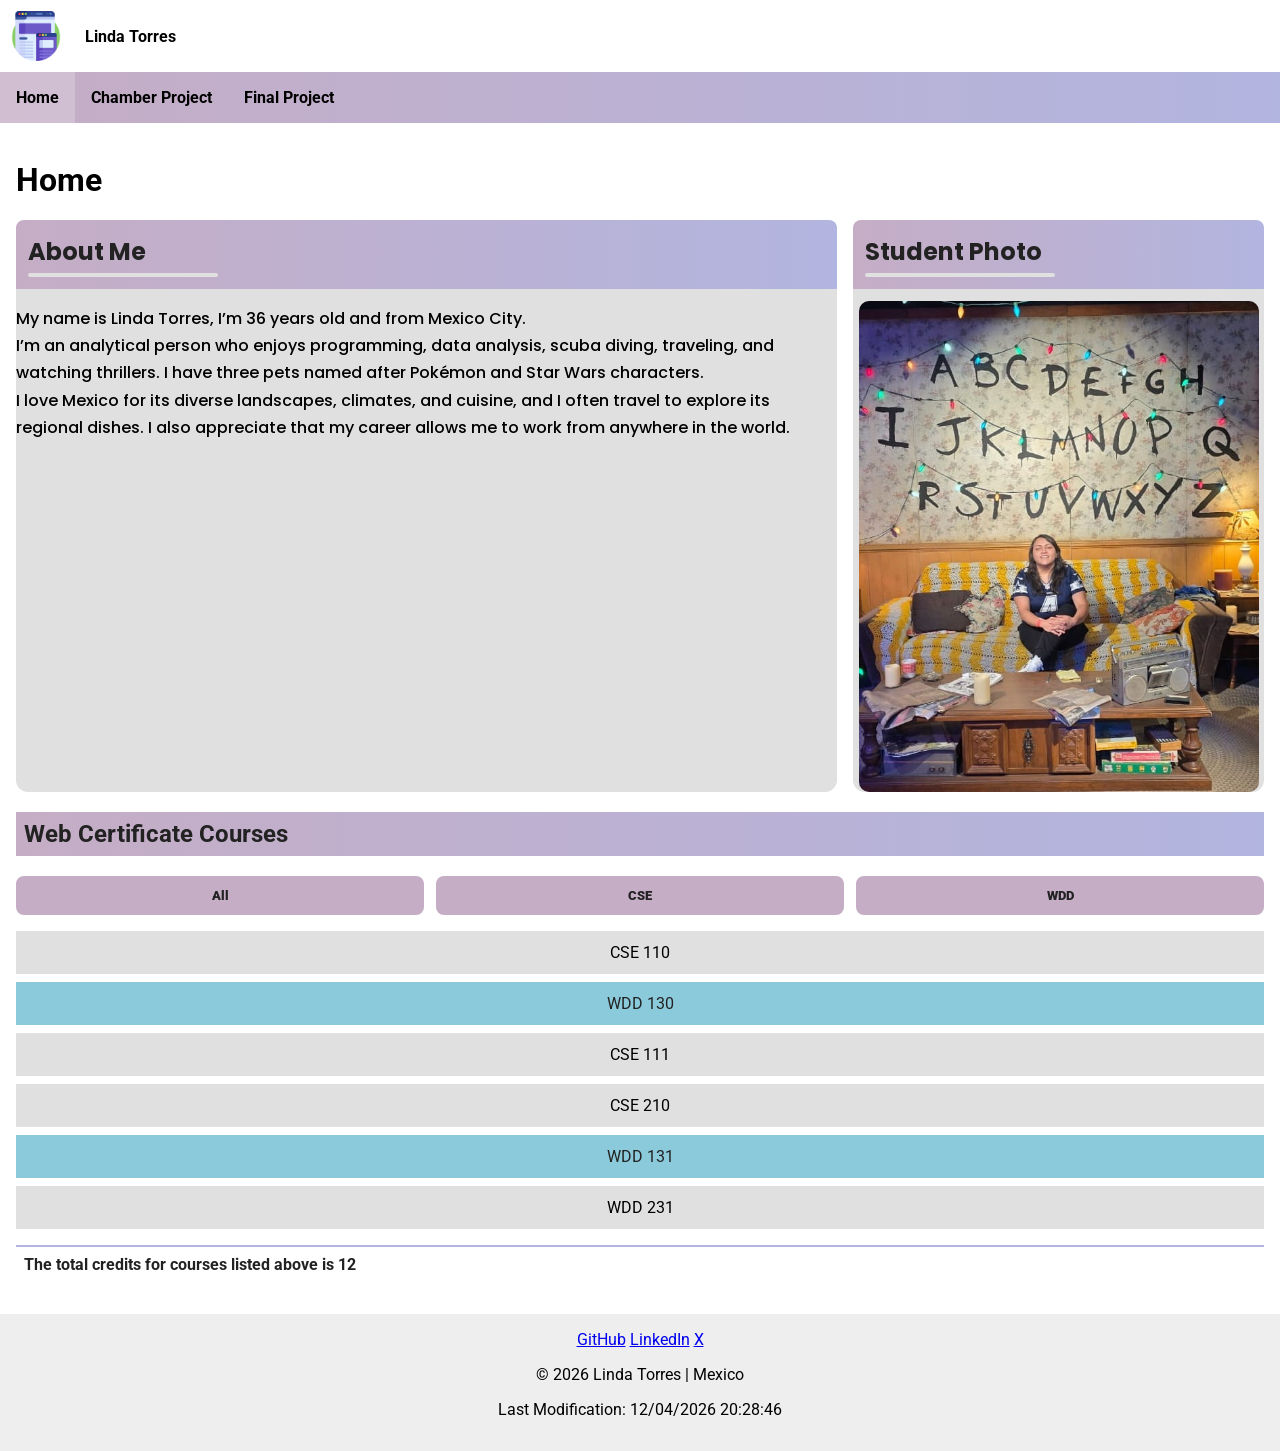
<file: index.html>
<!DOCTYPE html>
<html lang="en">

<head>
    <meta charset="UTF-8">
    <meta name="viewport" content="width=device-width, initial-scale=1.0">
    <title>Home | Linda Torres</title>
    <meta name="description"
        content="Personal course homepage with description about me, tracking of my projects, and final project.">
    <meta name="author" content="Linda Torres">

    <!-- Open Graph Meta Properties -->
    <meta property="og:title" content="Home | Linda Torres">
    <meta property="og:description"
        content="Personal course homepage with description about me, tracking of my projects, and final project.">
    <meta property="og:image" content="https://tolitorres.github.io/wdd231/images/personal-photo.jpg">
    <meta property="og:url" content="https://tolitorres.github.io/wdd231/index.html">

    <link rel="icon" href="images/lion-favicon.ico">

    <link rel="preconnect" href="https://fonts.googleapis.com">
    <link rel="preconnect" href="https://fonts.gstatic.com" crossorigin>

    <link
        href="https://fonts.googleapis.com/css2?family=Poppins:wght@400;600;700&family=Roboto:wght@400;700&display=swap"
        rel="stylesheet">


    <link rel="stylesheet" href="styles/small.css">
    <link rel="stylesheet" href="styles/larger.css">

    <script src="scripts/main.js" defer></script>
</head>

<body>
    <header>
        <div class="header-top">
            <img src="images/sensible.png" alt="Site logo" class="logo" loading="lazy">
            <span class="site-name">Linda Torres</span>
            <button id="menuBtn" aria-label="Open Menu">☰</button>
        </div>

        <nav id="navMenu">
            <ul>
                <li><a href="index.html" class="active">Home</a></li>
                <li><a href="chamber/index.html">Chamber Project</a></li>
                <li><a href="finalproject/index.html">Final Project</a></li>
            </ul>
        </nav>
    </header>

    <main>
        <h1>Home</h1>

        <div class="about-grid">
            <section>
                <h2>About Me</h2>
                <p>
                    My name is Linda Torres, I’m 36 years old and from Mexico City. <br> I’m an analytical person who
                    enjoys programming, data analysis, scuba diving, traveling, and watching thrillers.
                    I have three pets named after Pokémon and Star Wars characters. <br>
                    I love Mexico for its diverse landscapes, climates, and cuisine, and I often travel
                    to explore its regional dishes.
                    I also appreciate that my career allows me to work from anywhere in the world.
                </p>
            </section>

            <section>
                <h2>Student Photo</h2>
                <div class="photo-box">
                    <img src="images/personal-photo.jpg" alt="Student portrait" width="300" height="400"
                        fetchpriority="high" decoding="async">
                </div>
            </section>
        </div>

        <section class="courses">
            <h2>Web Certificate Courses</h2>

            <div class="filters">
                <button data-filter="all">All</button>
                <button data-filter="CSE">CSE</button>
                <button data-filter="WDD">WDD</button>
            </div>

            <div id="courseList"></div>

            <p id="totalCredits"></p>
        </section>
    </main>

    <footer>
        <div class="social">
            <a href="https://github.com/ToliTorres" aria-label="GitHub">GitHub</a>
            <a href="https://www.linkedin.com/in/linda-luz-torres-del-rio/" aria-label="LinkedIn">LinkedIn</a>
            <a href="https://x.com/">X</a>
        </div>
        <p>
            &copy; <span id="currentyear"></span> Linda Torres | Mexico
        </p>
        <p id="lastModified"></p>
    </footer>



</body>

</html>
</file>
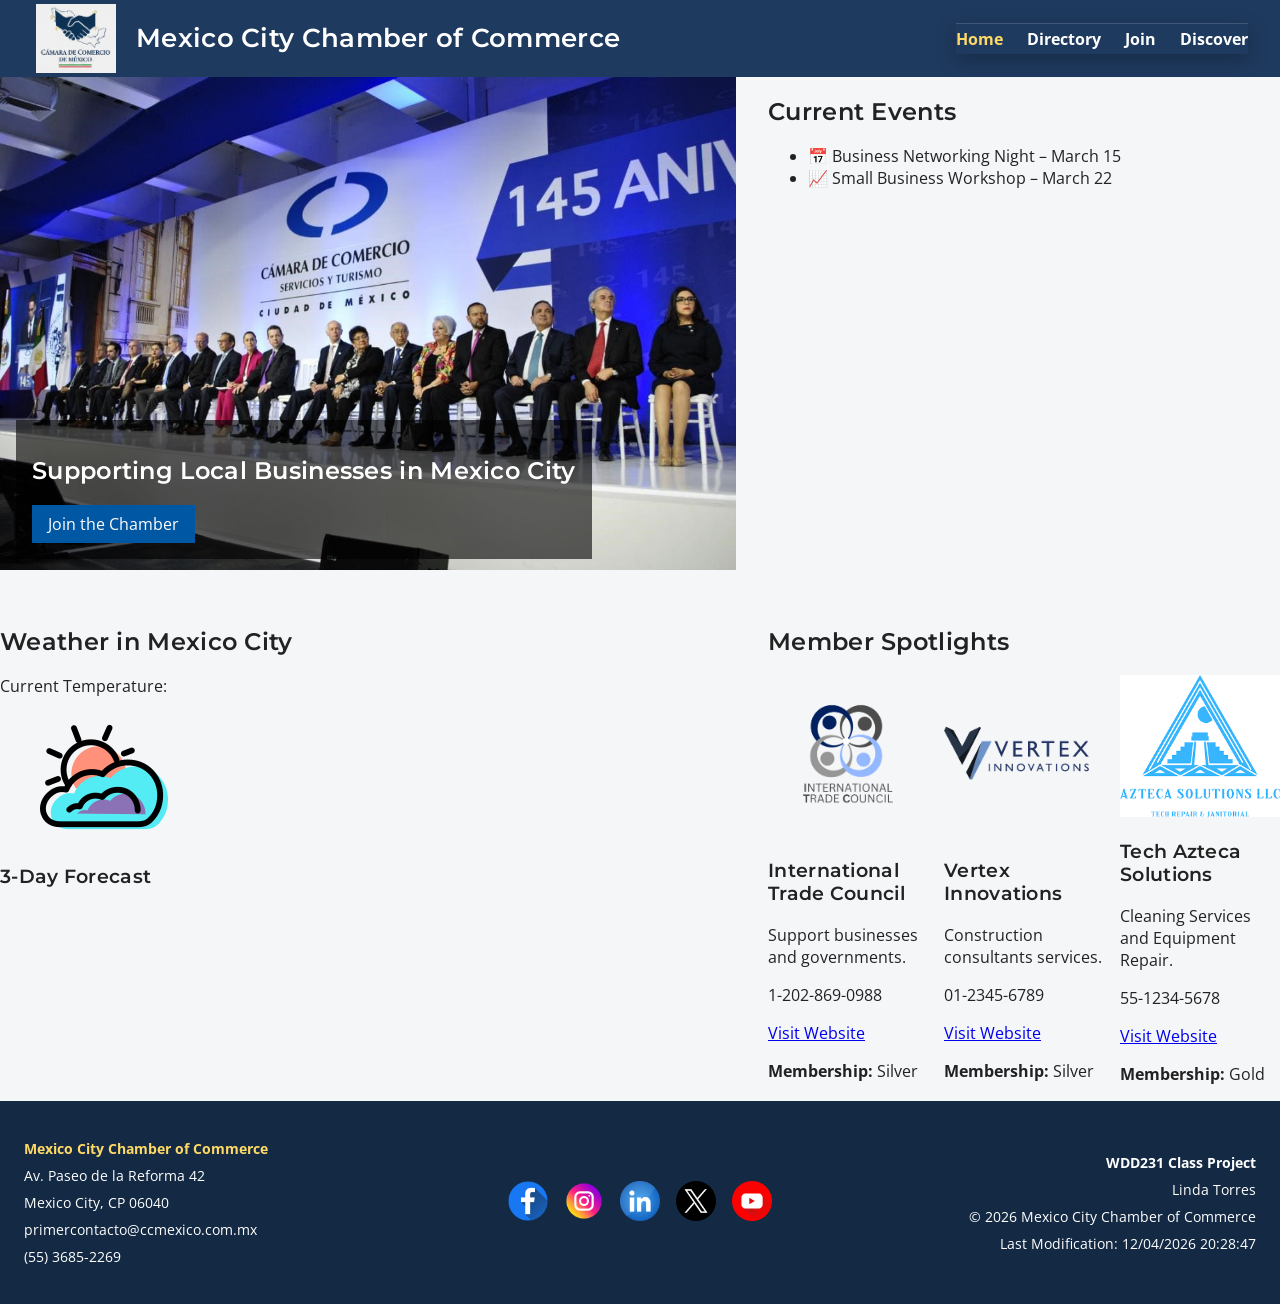
<file: chamber/index.html>
<!DOCTYPE html>
<html lang="en">

<head>
    <meta charset="UTF-8">
    <meta name="viewport" content="width=device-width, initial-scale=1.0">
    <title>Mexico City Chamber</title>
    <meta name="description"
        content="The Mexico City Chamber of Commerce supports local businesses through networking, community events, and professional resources that strengthen commerce and innovation in Mexico City.">
        <meta name="author" content="Linda Torres">

    <!-- Favicon -->
    <link rel="icon" href="images/chamber-favicon.ico">

    <!-- Open Graph Meta -->
    <meta property="og:title" content="Mexico City Chamber of Commerce Directory">
    <meta property="og:description"
        content="Explore local businesses that are members of the Mexico City Chamber of Commerce.">
    <meta property="og:image" content="https://tolitorres.github.io/wdd231/chamber/images/canaco-hero.jpg">
    <meta property="og:url" content="https://tolitorres.github.io/wdd231/chamber/index.html">

    <!-- Google Fonts -->
    <link rel="preconnect" href="https://fonts.googleapis.com">
    <link rel="preconnect" href="https://fonts.gstatic.com" crossorigin>

    <link
        href="https://fonts.googleapis.com/css2?family=Montserrat:wght@500;600;700&family=Open+Sans:wght@400;500;600&display=swap"
        rel="stylesheet">


    <link rel="stylesheet" href="styles/small.css">
    <link rel="stylesheet" href="styles/larger.css">

    <script src="scripts/directory.js" defer></script>
    <script src="scripts/chamber.js" defer></script>
</head>

<body class="home">
    <header>
        <div class="header-inner">
            <div class="header-top">
                <img src="images/chamber-mexico.jpg" alt="Mexico City Chamber of Commerce logo" class="logo"
                    fetchpriority="high" width="300" height="200">
                <h1>Mexico City Chamber of Commerce</h1>
                <button id="menuBtn" aria-label="Open Menu">☰</button>
            </div>

            <nav id="navMenu">
                <ul>
                    <li><a href="index.html" class="active">Home</a></li>
                    <li><a href="directory.html">Directory</a></li>
                    <li><a href="join.html">Join</a></li>
                    <li><a href="discover.html">Discover</a></li>
                </ul>
            </nav>
        </div>
    </header>

    <main>
        <!-- HERO -->
        <section class="hero">
            <picture>
                <img src="images/canaco-hero.jpg" alt="Mexico City Chamber hero" fetchpriority="high" width="200"
                    height="100">
            </picture>

            <div class="hero-cta">
                <h2>Supporting Local Businesses in Mexico City</h2>
                <a href="join.html" class="cta-btn">Join the Chamber</a>
            </div>
        </section>

        <!-- CURRENT EVENTS -->
        <section class="events">
            <h2>Current Events</h2>
            <ul>
                <li>📅 Business Networking Night – March 15</li>
                <li>📈 Small Business Workshop – March 22</li>
            </ul>
        </section>

        <!-- WEATHER -->
        <section class="weather">
            <h2>Weather in Mexico City</h2>
            <p>Current Temperature: <span id="current-temp"></span></p>

            <figure>
                <img id="weather-icon" src="images/w-icon.png" alt="Weather icon aesthetic designs color">
                <figcaption></figcaption>
            </figure>

            <h3>3-Day Forecast</h3>
            <div class="forecast">
                <p><span id="day1"></span></p>
                <p><span id="day2"></span></p>
                <p><span id="day3"></span></p>
            </div>
        </section>

        <!-- SPOTLIGHTS -->
        <section class="spotlights">
            <h2>Member Spotlights</h2>
            <div id="spotlight-cards" class="spotlight-grid"></div>
        </section>

    </main>

    <footer class="site-footer">
        <div class="footer-grid">

            <!-- Left: Contact Info -->
            <div class="footer-contact">
                <p><strong>Mexico City Chamber of Commerce</strong></p>
                <p>Av. Paseo de la Reforma 42</p>
                <p>Mexico City, CP 06040</p>
                <p>primercontacto@ccmexico.com.mx</p>
                <p>(55) 3685-2269</p>
            </div>

            <!-- Center: Social Media -->
            <div class="footer-social">
                <a href="https://www.facebook.com/CANACOMexico">
                    <img src="images/fb-icon.png" alt="Official Facebook page of the Mexico City Chamber of Commerce"
                        loading="lazy" width="80" height="80">
                </a>
                <a href="https://www.instagram.com/canacomexico/">
                    <img src="images/ig-icon.png" alt="Official Instagram page of the Mexico City Chamber of Commerce"
                        loading="lazy" width="80" height="80">
                </a>
                <a href="https://www.linkedin.com/company/canaco-cdmx/mycompany/">
                    <img src="images/in-icon.png" alt="Official LinkedIn page of the Mexico City Chamber of Commerce"
                        loading="lazy" width="80" height="80">
                </a>
                <a href="https://x.com/CANACOMexico">
                    <img src="images/x-icon.png" alt="Official X page of the Mexico City Chamber of Commerce"
                        loading="lazy" width="80" height="80">
                </a>
                <a href="https://www.youtube.com/@CANACOCiudaddeMexico">
                    <img src="images/yt-icon.png" alt="Official YouTube page of the Mexico City Chamber of Commerce"
                        loading="lazy" width="80" height="80">
                </a>


            </div>

            <!-- Right: Project Info -->
            <div class="footer-project">
                <p><strong>WDD231 Class Project</strong></p>
                <p>Linda Torres</p>
                <p>&copy; <span id="currentyear"></span> Mexico City Chamber of Commerce</p>
                <p>Last Modification: <span id="lastModified"></span></p>
            </div>

        </div>
    </footer>
</body>

</html>
</file>
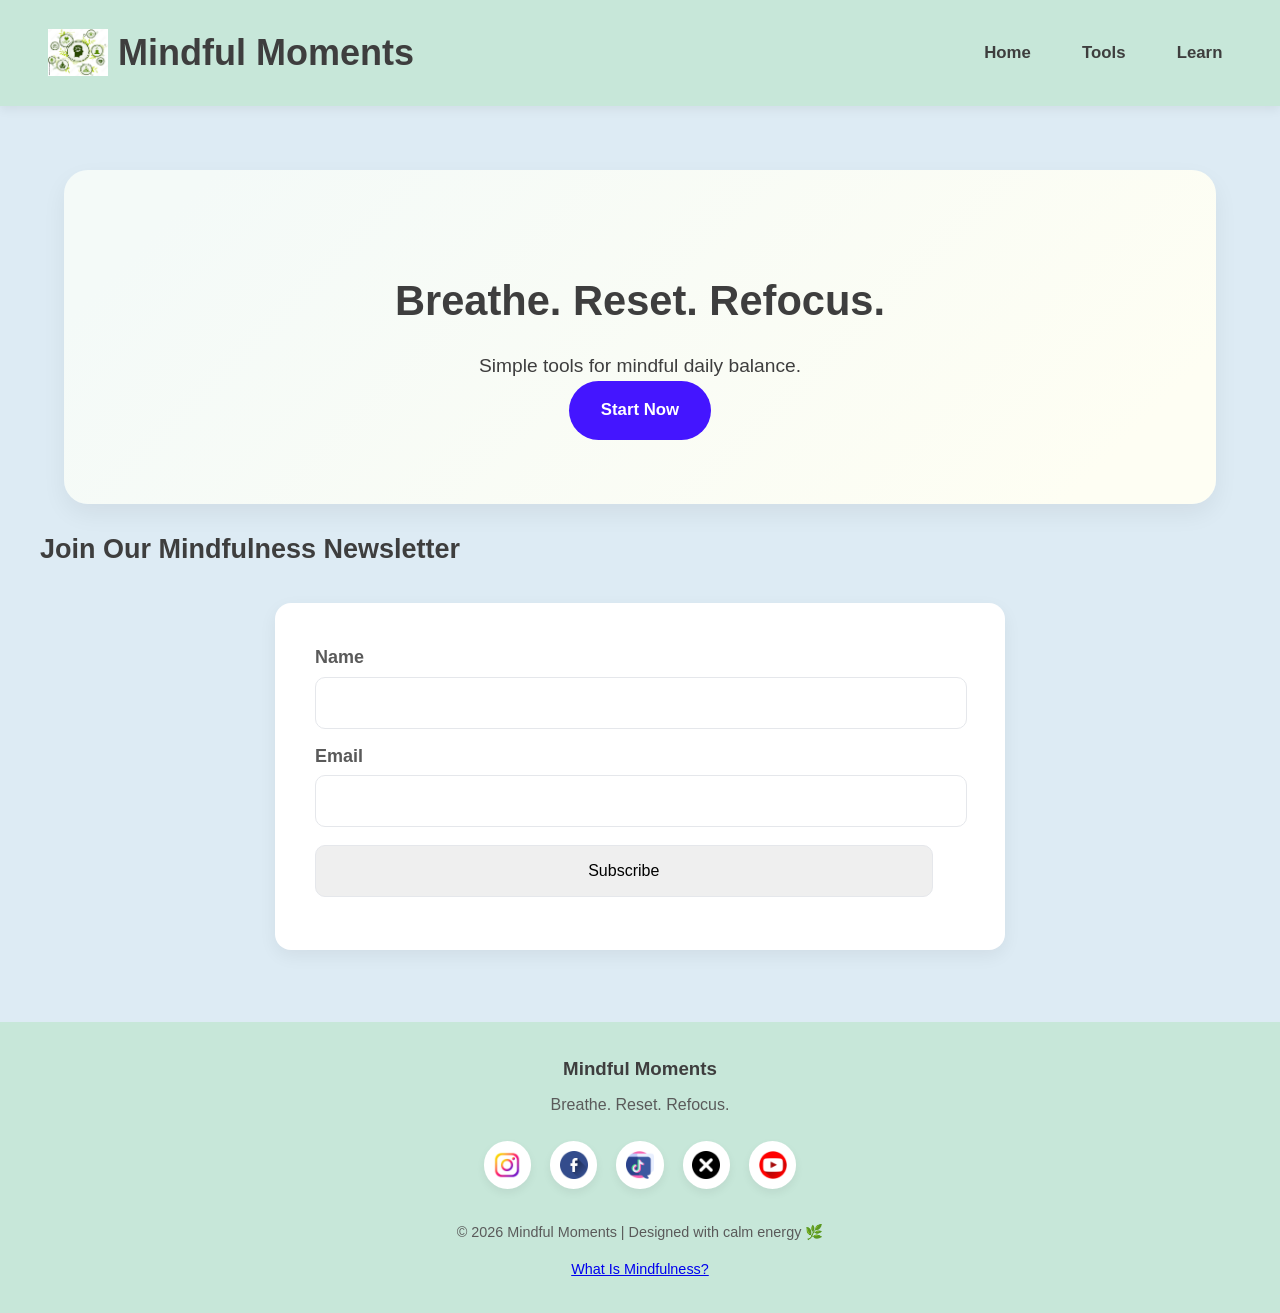
<file: finalproject/index.html>
<!DOCTYPE html>
<html lang="en">

<head>
    <meta charset="UTF-8">
    <meta name="viewport" content="width=device-width, initial-scale=1.0">
    <title>Mindful Moments | Daily Reset</title>

    <meta name="description"
        content="Reduce stress and improve focus with guided mindfulness tools and daily calm techniques.">
    <meta name="author" content="Linda Torres">
    <link rel="icon" href="images/mindful.ico">

    <!-- Open Graph Meta -->
    <meta property="og:title" content="Mindful Moments | Daily Reset">
    <meta property="og:description"
        content="Discover simple mindfulness tools to reduce stress, improve focus, and create calm moments every day.">
    <meta property="og:image" content="https://tolitorres.github.io/wdd231/finalproject/images/mindful.jpg">
    <meta property="og:url" content="https://tolitorres.github.io/wdd231/finalproject/">
    <meta property="og:type" content="website">

    <!-- Preconnect to Google Fonts -->
    <link rel="preconnect" href="https://fonts.googleapis.com">
    <link rel="preconnect" href="https://fonts.gstatic.com" crossorigin>

    <!-- Google Fonts -->
    <link href="https://fonts.googleapis.com/css2?family=Montserrat:wght@500;600;700&family=Open+Sans:wght@400;500;600&display=swap" rel="stylesheet">

    <!-- CSS Stylesheets -->
    <link rel="stylesheet" href="styles/mobile.css">
    <link rel="stylesheet" href="styles/desktop.css">

    <script type="module" src="scripts/main.js"></script>
</head>

<body>
    <header>
        <div class="brand">
            <img src="images/mindful.jpg" alt="Mindful Moments logo" class="header-logo">
            <h1>Mindful Moments</h1>
        </div>

        <!-- Hamburger Menu -->
        <button class="menu-toggle" aria-label="Toggle navigation">
            <!-- ☰ -->
            <span></span>
            <span></span>
            <span></span>
        </button>
        
        <nav class="main-nav">
            <ul>
                <li><a href="index.html">Home</a></li>
                <li><a href="tools.html">Tools</a></li>
                <li><a href="learn.html">Learn</a></li>
            </ul>
        </nav>
    </header>

    <main>
        <section class="hero">
            <h1>Breathe. Reset. Refocus.</h1>
            <p>Simple tools for mindful daily balance.</p>
            <a href="tools.html" class="btn-primary">Start Now</a>
        </section>

        <section>
            <h2>Join Our Mindfulness Newsletter</h2>

            <form action="thankyou.html" method="get">
                <label>
                    Name
                    <input type="text" name="name" required>
                </label>

                <label>
                    Email
                    <input type="email" name="email" required>
                </label>

                <input type="submit" value="Subscribe">
            </form>
        </section>
    </main>

    <footer class="site-footer">
        <div class="footer-container">
    
            <!-- Brand -->
            <div class="footer-brand">
                <h3>Mindful Moments</h3>
                <p>Breathe. Reset. Refocus.</p>
            </div>

            <!-- Social Media -->
            <div class="social-icons">
                <a href="https://www.instagram.com/" target="_blank" aria-label="Instagram">
                    <img src="images/instagram.png" alt="Instagram icon">
                </a>
            
                <a href="https://www.facebook.com/" target="_blank" aria-label="Facebook">
                    <img src="images/facebook.png" alt="Facebook icon">
                </a>
            
                <a href="https://www.tiktok.com/" target="_blank" aria-label="TikTok">
                    <img src="images/tiktok.png" alt="TikTok icon">
                </a>
            
                <a href="https://x.com/" target="_blank" aria-label="X">
                    <img src="images/socialx.png" alt="Social X icon">
                </a>
            
                <a href="https://www.youtube.com/" target="_blank" aria-label="YouTube">
                    <img src="images/youtube.png" alt="YouTube icon">
                </a>
            </div>
        </div>
    
        <div class="footer-bottom">
            <p>&copy; 2026 Mindful Moments | Designed with calm energy 🌿</p>
            <a href="https://youtu.be/kO5I0p3IuiQ">What Is Mindfulness?</a>
        </div>
    
    </footer>
    
</body>

</html>
</file>
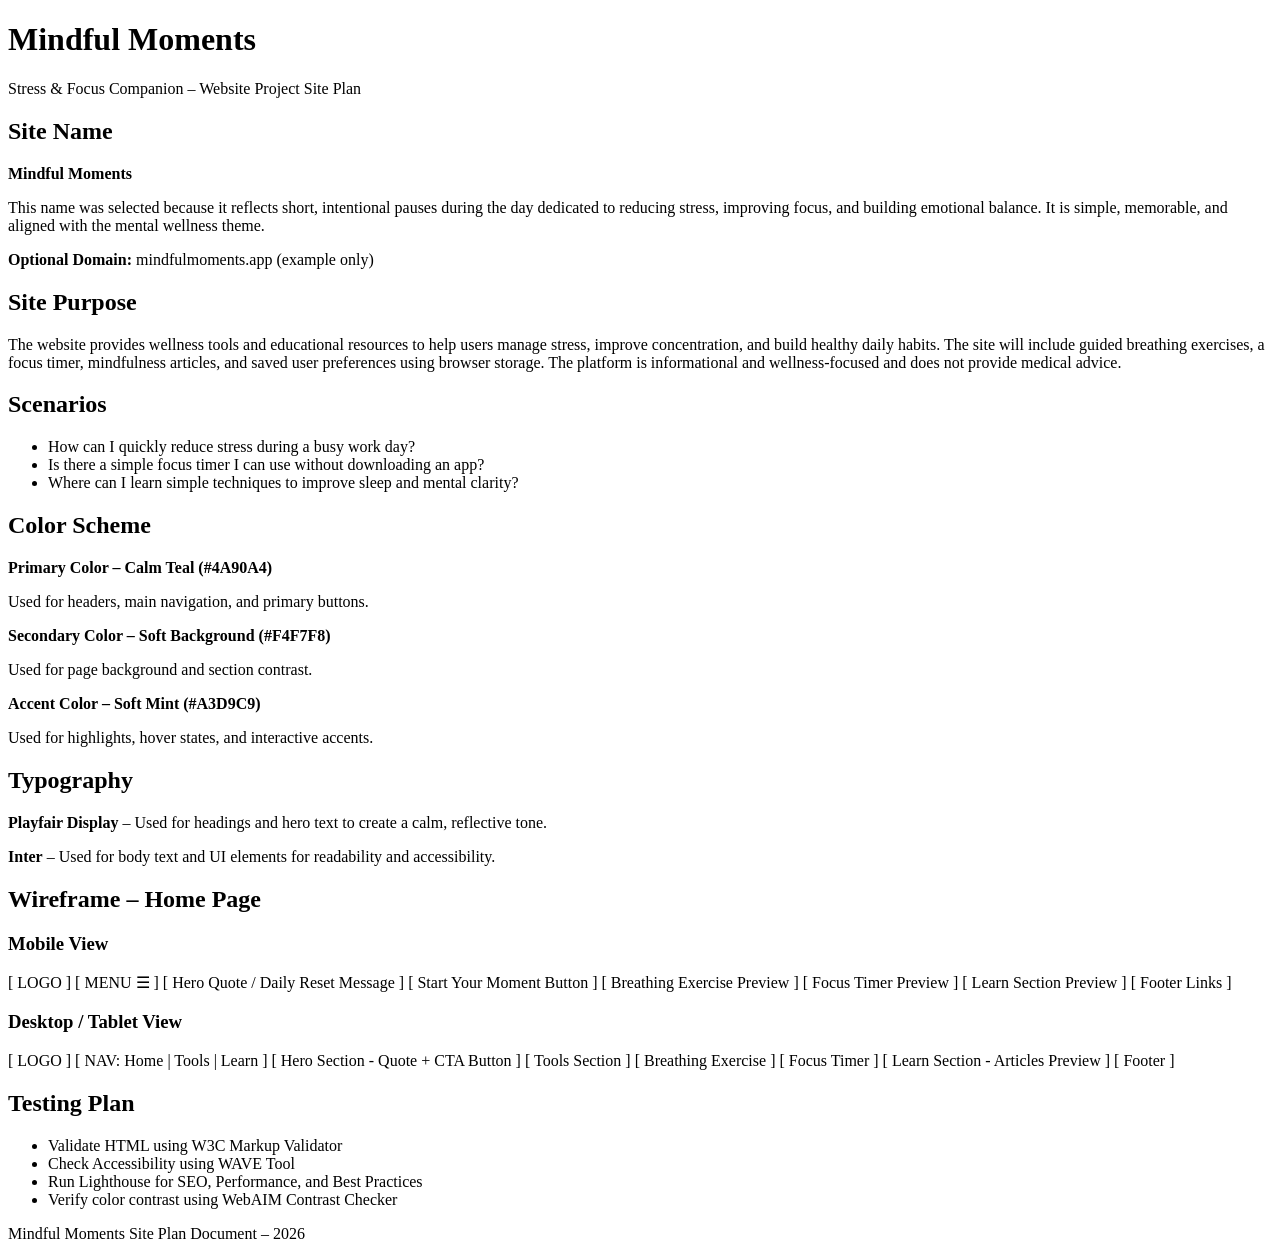
<file: mindful.html>
<!DOCTYPE html>
<html lang="en">

<head>
    <meta charset="UTF-8">
    <meta name="viewport" content="width=device-width, initial-scale=1.0">
    <title>Mindful Moments - Site Plan</title>

    <!-- Google Fonts -->
    <link
        href="https://fonts.googleapis.com/css2?family=Inter:wght@300;400;600&family=Playfair+Display:wght@500;700&display=swap"
        rel="stylesheet">

    <!-- External CSS -->
    <link rel="stylesheet" href="styles/">
</head>

<body>

    <header>
        <h1>Mindful Moments</h1>
        <p>Stress & Focus Companion – Website Project Site Plan</p>
    </header>

    <main>

        <section>
            <h2>Site Name</h2>
            <p><strong>Mindful Moments</strong></p>
            <p>This name was selected because it reflects short, intentional pauses during the day dedicated to reducing
                stress, improving focus, and building emotional balance. It is simple, memorable, and aligned with the
                mental wellness theme.</p>
            <p><strong>Optional Domain:</strong> mindfulmoments.app (example only)</p>
        </section>

        <section>
            <h2>Site Purpose</h2>
            <p>The website provides wellness tools and educational resources to help users manage stress, improve
                concentration, and build healthy daily habits. The site will include guided breathing exercises, a focus
                timer, mindfulness articles, and saved user preferences using browser storage. The platform is
                informational and wellness-focused and does not provide medical advice.</p>
        </section>

        <section>
            <h2>Scenarios</h2>
            <ul>
                <li>How can I quickly reduce stress during a busy work day?</li>
                <li>Is there a simple focus timer I can use without downloading an app?</li>
                <li>Where can I learn simple techniques to improve sleep and mental clarity?</li>
            </ul>
        </section>

        <section>
            <h2>Color Scheme</h2>
            <p><strong>Primary Color – Calm Teal (#4A90A4)</strong></p>
            <div class="color-box primary"></div>
            <p>Used for headers, main navigation, and primary buttons.</p>

            <p><strong>Secondary Color – Soft Background (#F4F7F8)</strong></p>
            <div class="color-box secondary"></div>
            <p>Used for page background and section contrast.</p>

            <p><strong>Accent Color – Soft Mint (#A3D9C9)</strong></p>
            <div class="color-box accent"></div>
            <p>Used for highlights, hover states, and interactive accents.</p>
        </section>

        <section>
            <h2>Typography</h2>
            <p><strong>Playfair Display</strong> – Used for headings and hero text to create a calm, reflective tone.
            </p>
            <p><strong>Inter</strong> – Used for body text and UI elements for readability and accessibility.</p>
        </section>

        <section>
            <h2>Wireframe – Home Page</h2>

            <h3>Mobile View</h3>
            <div class="wireframe">
                [ LOGO ]
                [ MENU ☰ ]

                [ Hero Quote / Daily Reset Message ]

                [ Start Your Moment Button ]

                [ Breathing Exercise Preview ]

                [ Focus Timer Preview ]

                [ Learn Section Preview ]

                [ Footer Links ]
            </div>

            <h3>Desktop / Tablet View</h3>
            <div class="wireframe">
                [ LOGO ] [ NAV: Home | Tools | Learn ]

                [ Hero Section - Quote + CTA Button ]

                [ Tools Section ]
                [ Breathing Exercise ] [ Focus Timer ]

                [ Learn Section - Articles Preview ]

                [ Footer ]
            </div>
        </section>

        <section>
            <h2>Testing Plan</h2>
            <ul>
                <li>Validate HTML using W3C Markup Validator</li>
                <li>Check Accessibility using WAVE Tool</li>
                <li>Run Lighthouse for SEO, Performance, and Best Practices</li>
                <li>Verify color contrast using WebAIM Contrast Checker</li>
            </ul>
        </section>

    </main>

    <footer>
        Mindful Moments Site Plan Document – 2026
    </footer>

</body>

</html>
</file>
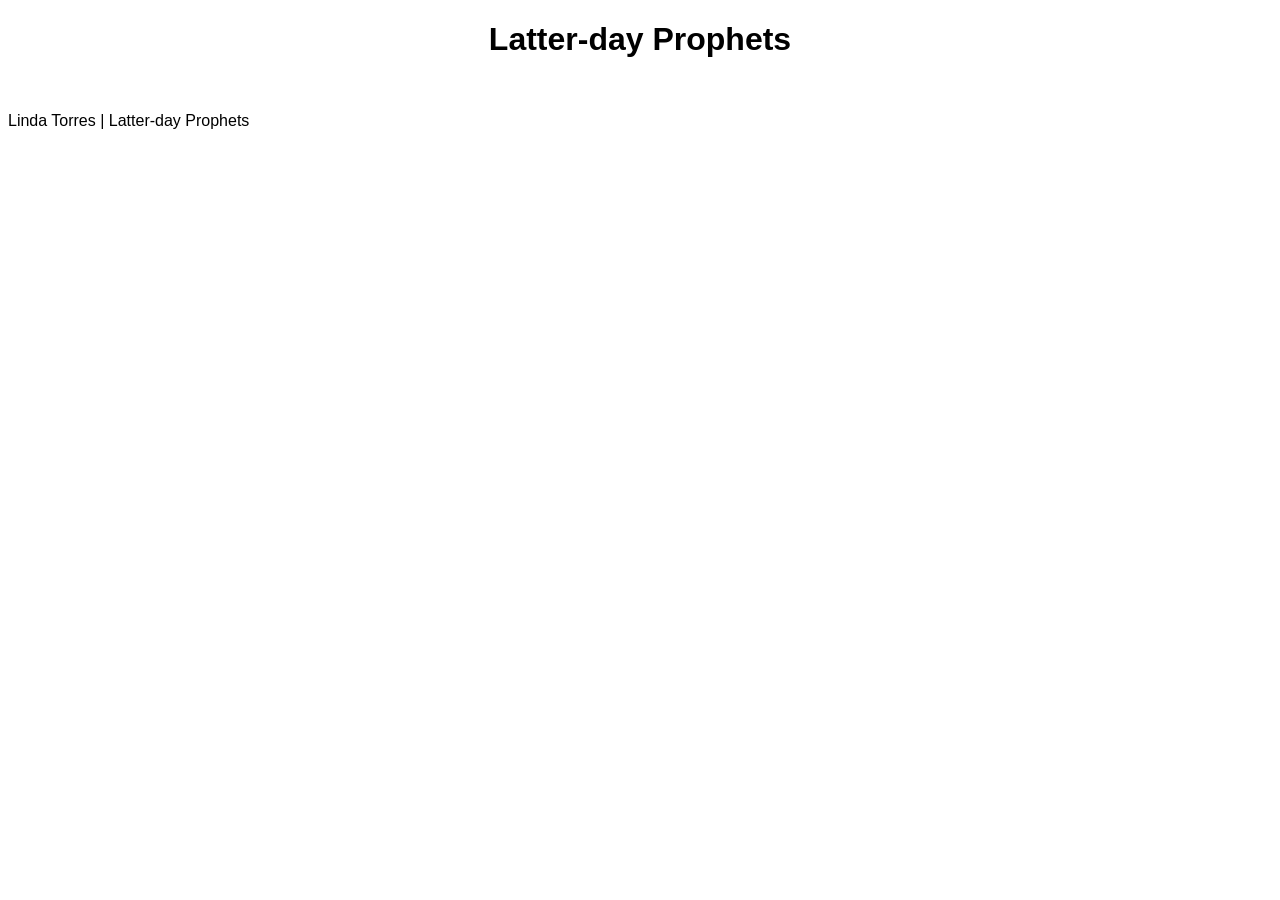
<file: prophets.html>
<!DOCTYPE html>
<html lang="en">
<head>
    <meta charset="UTF-8">
    <meta name="viewport" content="width=device-width, initial-scale=1.0">
    <title>Latter-day Prophets</title>
    <meta name="description"
        content="This page uses the Fetch API to retrieve JSON data asynchronously and dynamically display the information on the page.">
    <meta name="author" content="Linda Torres">

    <link rel="stylesheet" href="styles/prophets.css">
    
    <script src="scripts/prophets.js" defer></script>

</head>
<body>
    <header>
        <h1>Latter-day Prophets</h1>
    </header>
    <main>
        <div id="cards"></div>
    </main>
    <footer>
        Linda Torres | Latter-day Prophets
    </footer>
</body>
</html>
</file>
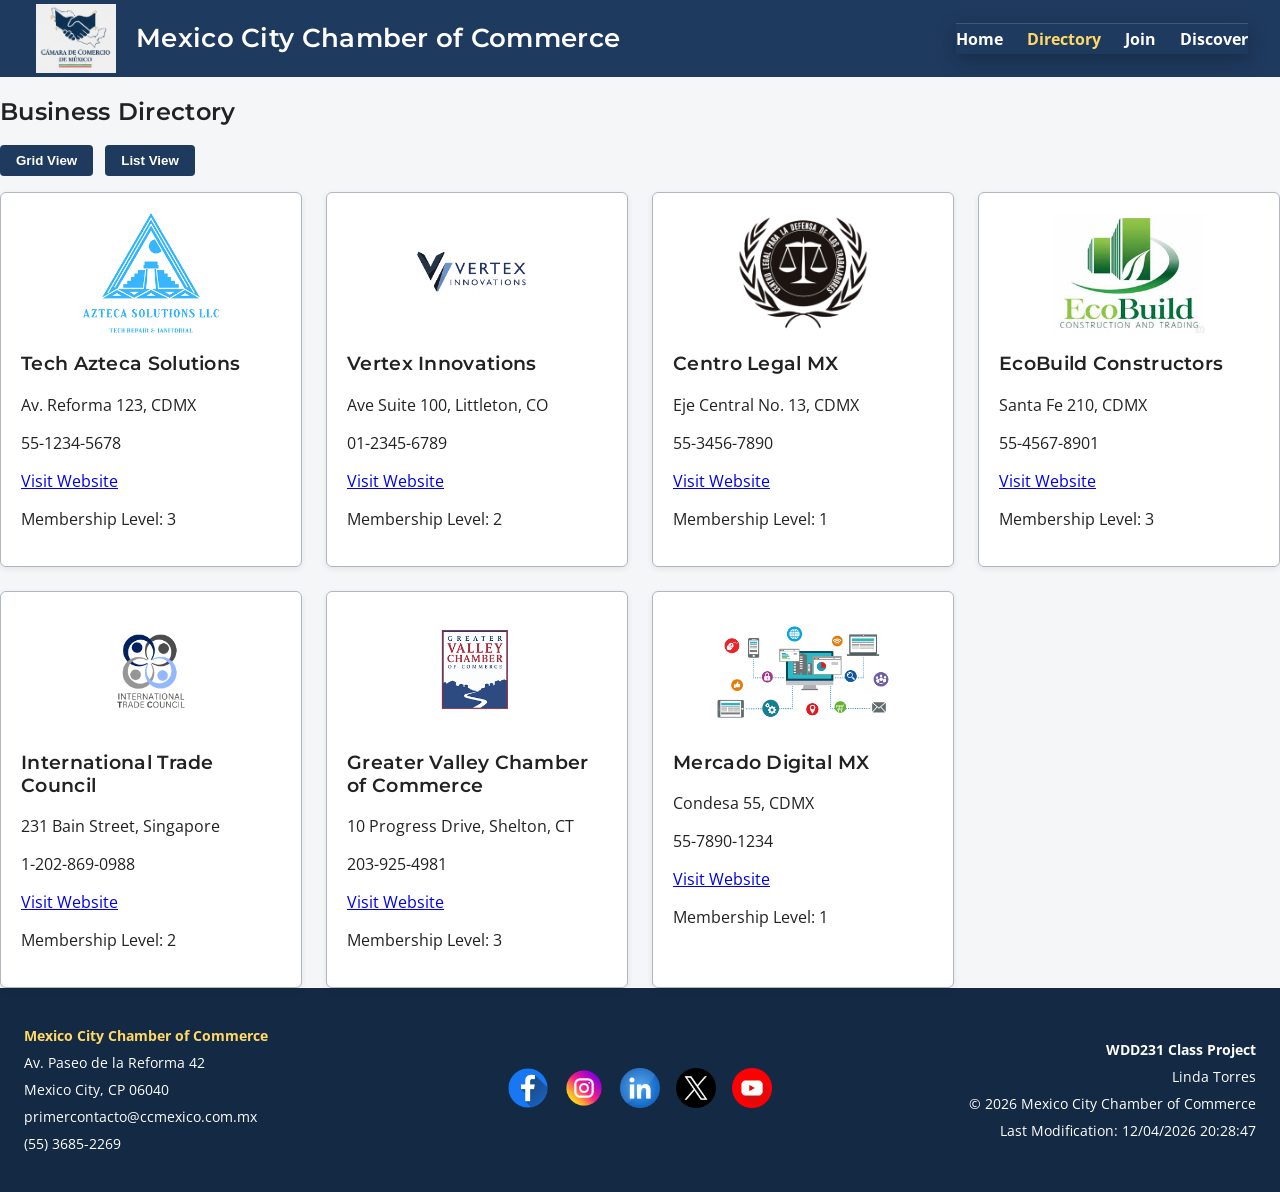
<file: chamber/directory.html>
<!DOCTYPE html>
<html lang="en">
<head>
    <meta charset="UTF-8">
    <meta name="viewport" content="width=device-width, initial-scale=1.0">
    <title>Business Directory | Mexico City Chamber</title>
    <meta name="description" content="Business directory for the Mexico City Chamber of Commerce.">
    <meta name="author" content="Linda Torres">

    <!-- Favicon -->
    <link rel="icon" href="images/chamber-favicon.ico">

    <!-- Open Graph Meta -->
    <meta property="og:title" content="Mexico City Chamber of Commerce Directory">
    <meta property="og:description" content="Explore local businesses that are members of the Mexico City Chamber of Commerce.">
    <meta property="og:image" content="https://tolitorres.github.io/wdd231/chamber/images/chamber-mexico.jpg">
    <meta property="og:url" content="https://tolitorres.github.io/wdd231/chamber/directory.html">

    <!-- Google Fonts -->
    <link rel="preconnect" href="https://fonts.googleapis.com">
    <link rel="preconnect" href="https://fonts.gstatic.com" crossorigin>
    
    <link
        href="https://fonts.googleapis.com/css2?family=Montserrat:wght@500;600;700&family=Open+Sans:wght@400;500;600&display=swap"
        rel="stylesheet">

    
    <link rel="stylesheet" href="styles/small.css">
    <link rel="stylesheet" href="styles/larger.css">

    <script src="scripts/directory.js" defer></script>
    <script src="scripts/chamber.js" defer></script>
</head>
<body>
    <header>
        <div class="header-inner">
            <div class="header-top">
                <img src="images/chamber-mexico.jpg" alt="Mexico City Chamber of Commerce logo" class="logo" fetchpriority="high" width="300" height="200">
                <h1>Mexico City Chamber of Commerce</h1>
                <button id="menuBtn" aria-label="Open Menu">☰</button>
            </div>
    
            <nav id="navMenu">
                <ul>
                    <li><a href="index.html">Home</a></li>
                    <li><a href="directory.html" class="active">Directory</a></li>
                    <li><a href="join.html">Join</a></li>
                    <li><a href="discover.html">Discover</a></li>
                </ul>
            </nav>
        </div>
    </header>

    
    <main>
        <h2>Business Directory</h2>
    
        <div class="view-toggle">
            <button id="gridView">Grid View</button>
            <button id="listView">List View</button>
        </div>
    
        <div id="members" class="grid"></div>
    </main>

    <footer class="site-footer">
        <div class="footer-grid">
    
            <!-- Left: Contact Info -->
            <div class="footer-contact">
                <p><strong>Mexico City Chamber of Commerce</strong></p>
                <p>Av. Paseo de la Reforma 42</p>
                <p>Mexico City, CP 06040</p>
                <p>primercontacto@ccmexico.com.mx</p>
                <p>(55) 3685-2269</p>
            </div>
    
            <!-- Center: Social Media -->
            <div class="footer-social">
                <a href="https://www.facebook.com/CANACOMexico">
                    <img src="images/fb-icon.png" alt="Official Facebook page of the Mexico City Chamber of Commerce" loading="lazy" width="80" height="80">
                </a>
                <a href="https://www.instagram.com/canacomexico/">
                    <img src="images/ig-icon.png" alt="Official Instagram page of the Mexico City Chamber of Commerce" loading="lazy" width="80" height="80">
                </a>
                <a href="https://www.linkedin.com/company/canaco-cdmx/mycompany/" >
                    <img src="images/in-icon.png" alt="Official LinkedIn page of the Mexico City Chamber of Commerce" loading="lazy" width="80" height="80">
                </a>
                <a href="https://x.com/CANACOMexico">
                    <img src="images/x-icon.png" alt="Official X page of the Mexico City Chamber of Commerce" loading="lazy" width="80" height="80">
                </a>
                <a href="https://www.youtube.com/@CANACOCiudaddeMexico">
                    <img src="images/yt-icon.png" alt="Official YouTube page of the Mexico City Chamber of Commerce" loading="lazy" width="80" height="80">
                </a>
                
                
            </div>
    
            <!-- Right: Project Info -->
            <div class="footer-project">
                <p><strong>WDD231 Class Project</strong></p>
                <p>Linda Torres</p>
                <p>&copy; <span id="currentyear"></span> Mexico City Chamber of Commerce</p>
                <p>Last Modification: <span id="lastModified"></span></p>
            </div>
    
        </div>
    </footer>
</body>
</html>
</file>
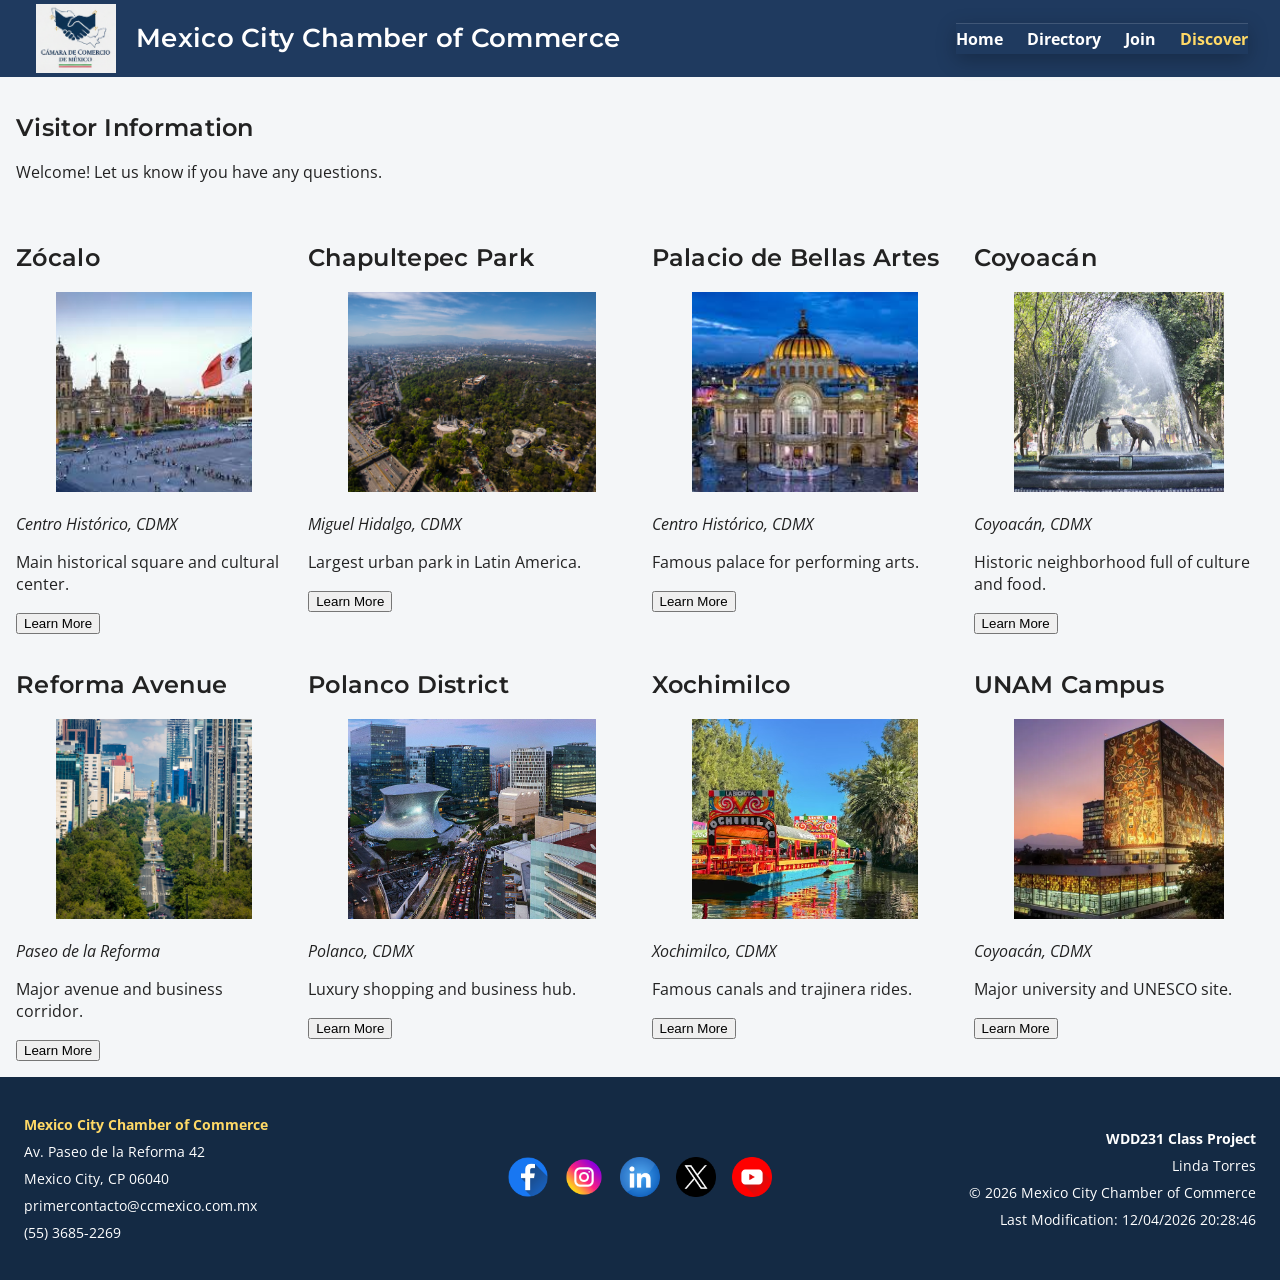
<file: chamber/discover.html>
<!DOCTYPE html>
<html lang="en">

<head>
    <meta charset="UTF-8">
    <meta name="viewport" content="width=device-width, initial-scale=1.0">

    <title>Discover | Mexico City Chamber</title>
    <meta name="description" content="Discover Mexico City attractions and business environment.">
    <meta name="author" content="Linda Torres">

    <link rel="icon" href="images/chamber-favicon.ico">

    <!-- Open Graph Meta -->
    <meta property="og:title" content="Discover Mexico City | Mexico City Chamber of Commerce">
    <meta property="og:description"
        content="Discover top attractions, cultural landmarks, and key destinations in Mexico City. Explore why our city is an exciting place to visit, live, and do business.">
    <meta property="og:type" content="website">
    <meta property="og:image" content="https://tolitorres.github.io/wdd231/chamber/images/chamber-mexico.jpg">
    <meta property="og:url" content="https://tolitorres.github.io/wdd231/chamber/discover.html">


    <!-- Fonts -->
    <link rel="preconnect" href="https://fonts.googleapis.com">
    <link rel="preconnect" href="https://fonts.gstatic.com" crossorigin>
    <link
        href="https://fonts.googleapis.com/css2?family=Montserrat:wght@500;600;700&family=Open+Sans:wght@400;500;600&display=swap"
        rel="stylesheet">

    <!-- CSS -->
    <link rel="stylesheet" href="styles/small.css">
    <link rel="stylesheet" href="styles/larger.css">

    <!-- JS -->
    <script type="module" src="scripts/discover.js"></script>
    <script src="scripts/chamber.js" defer></script>
</head>

<body>
    <header>
        <div class="header-inner">
            <div class="header-top">
                <img src="images/chamber-mexico.jpg" alt="Mexico City Chamber Logo" class="logo">
                <h1>Mexico City Chamber of Commerce</h1>
                <button id="menuBtn" aria-label="Open Menu">☰</button>
            </div>

            <nav id="navMenu">
                <ul>
                    <li><a href="index.html">Home</a></li>
                    <li><a href="directory.html">Directory</a></li>
                    <li><a href="join.html">Join</a></li>
                    <li><a href="discover.html" class="active">Discover</a></li>
                </ul>
            </nav>
        </div>
    </header>

    <main class="discover-grid">
        <!-- Visit Message -->
        <section class="visit-message">
            <h2>Visitor Information</h2>
            <p id="visitMessage"></p>
        </section>

        <!-- Discover Cards Container -->
        <div class="discover-cards" id="discoverCards">
            <!-- Cards injected by discover.js -->
        </div>
    </main>

    <!-- FOOTER -->
    <footer class="site-footer">
        <div class="footer-grid">

            <!-- Contact -->
            <div class="footer-contact">
                <p><strong>Mexico City Chamber of Commerce</strong></p>
                <p>Av. Paseo de la Reforma 42</p>
                <p>Mexico City, CP 06040</p>
                <p>primercontacto@ccmexico.com.mx</p>
                <p>(55) 3685-2269</p>
            </div>

            <!-- Social -->
            <div class="footer-social">
                <a href="https://www.facebook.com/CANACOMexico">
                    <img src="images/fb-icon.png" alt="Facebook" loading="lazy" width="60" height="60">
                </a>
                <a href="https://www.instagram.com/canacomexico/">
                    <img src="images/ig-icon.png" alt="Instagram" loading="lazy" width="60" height="60">
                </a>
                <a href="https://www.linkedin.com/company/canaco-cdmx/mycompany/">
                    <img src="images/in-icon.png" alt="LinkedIn" loading="lazy" width="60" height="60">
                </a>
                <a href="https://x.com/CANACOMexico">
                    <img src="images/x-icon.png" alt="X Social" loading="lazy" width="60" height="60">
                </a>
                <a href="https://www.youtube.com/@CANACOCiudaddeMexico">
                    <img src="images/yt-icon.png" alt="YouTube" loading="lazy" width="60" height="60">
                </a>
            </div>

            <!-- Project Info -->
            <div class="footer-project">
                <p><strong>WDD231 Class Project</strong></p>
                <p>Linda Torres</p>
                <p>&copy; <span id="currentyear"></span> Mexico City Chamber of Commerce</p>
                <p>Last Modification: <span id="lastModified"></span></p>
            </div>

        </div>
    </footer>
</body>

</html>
</file>
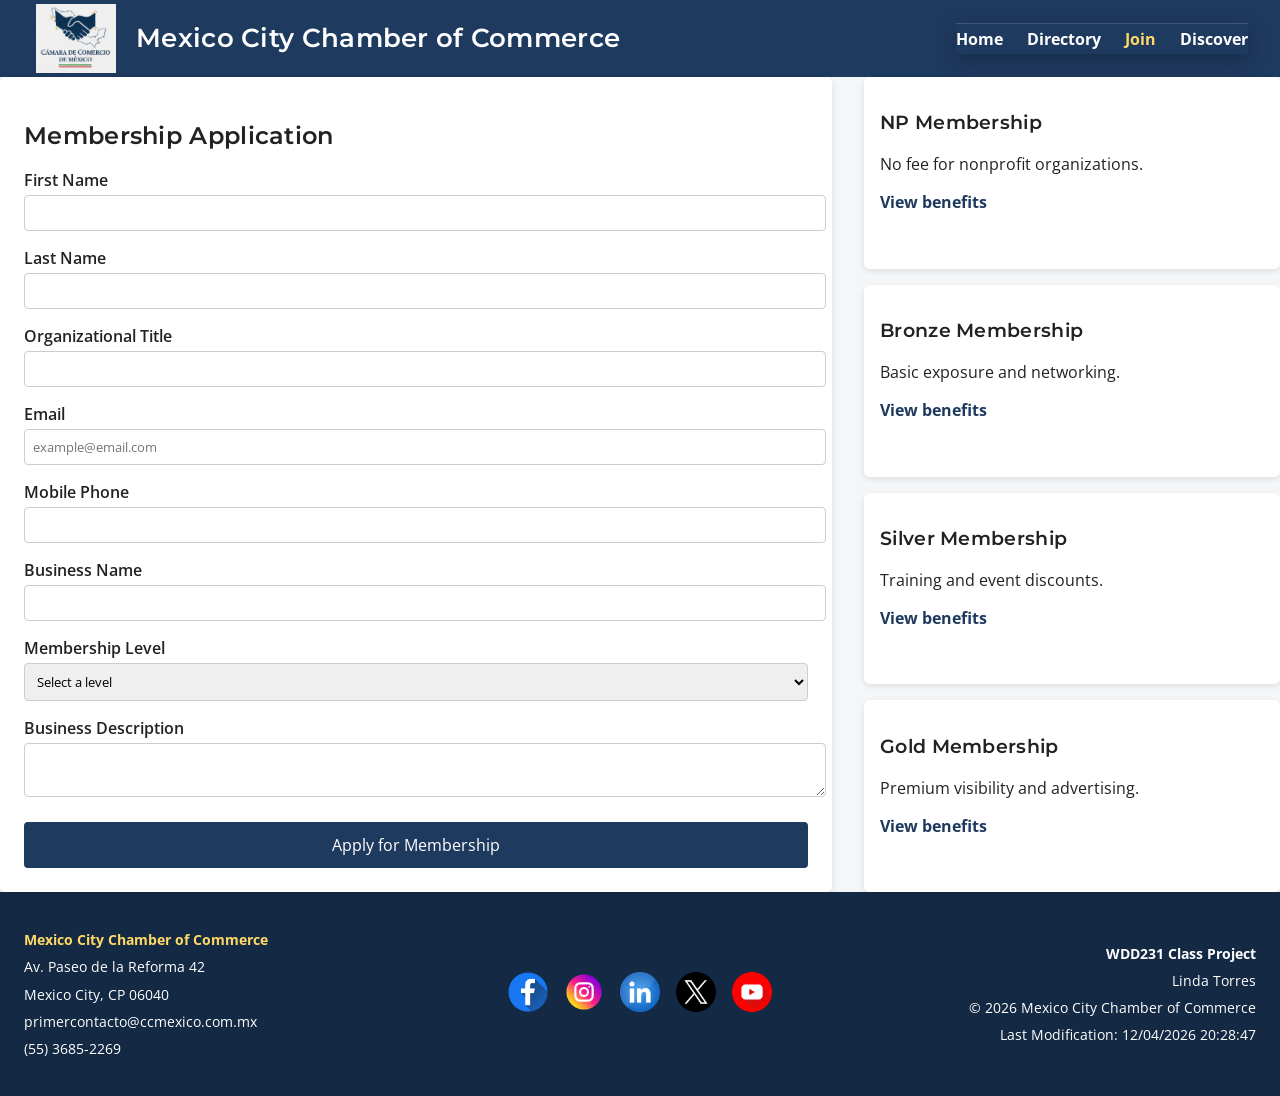
<file: chamber/join.html>
<!DOCTYPE html>
<html lang="en">

<head>
    <meta charset="UTF-8">
    <meta name="viewport" content="width=device-width, initial-scale=1.0">
    <title>Join the Chamber | Mexico City Chamber</title>
    <meta name="description" content="Apply to join the Mexico City Chamber of Commerce.">
    <meta name="author" content="Linda Torres">

    <link rel="icon" href="images/chamber-favicon.ico">

    <!-- Google Fonts -->
    <link rel="preconnect" href="https://fonts.googleapis.com">
    <link rel="preconnect" href="https://fonts.gstatic.com" crossorigin>
    <link
        href="https://fonts.googleapis.com/css2?family=Montserrat:wght@500;600;700&family=Open+Sans:wght@400;500;600&display=swap"
        rel="stylesheet">

    <link rel="stylesheet" href="styles/small.css">
    <link rel="stylesheet" href="styles/larger.css">

    <script src="scripts/chamber.js" defer></script>
</head>

<body>
    <header>
        <div class="header-inner">
            <div class="header-top">
                <img src="images/chamber-mexico.jpg" alt="Mexico City Chamber of Commerce logo" class="logo">
                <h1>Mexico City Chamber of Commerce</h1>
                <button id="menuBtn" aria-label="Open Menu">☰</button>
            </div>

            <nav id="navMenu">
                <ul>
                    <li><a href="index.html">Home</a></li>
                    <li><a href="directory.html">Directory</a></li>
                    <li><a href="join.html" class="active">Join</a></li>
                    <li><a href="discover.html">Discover</a></li>
                </ul>
            </nav>
        </div>
    </header>

    <main class="join-layout">
        <!-- Form -->
        <form method="get" action="thankyou.html">
            <h2>Membership Application</h2>

            <label>
                First Name
                <input type="text" name="fname" required title="First Name" autocomplete="given-name">
            </label>

            <label>
                Last Name
                <input type="text" name="lname" required title="Last Name" autocomplete="family-name">
            </label>

            <label>
                Organizational Title
                <input type="text" name="orgtitle" title="Your title within the organization"
                    autocomplete="organization-title" pattern="[A-Za-z\s\-]{7,}">
            </label>

            <label>
                Email
                <input type="email" name="email" required title="Email Address" autocomplete="email"
                    placeholder="example@email.com">
            </label>

            <label>
                Mobile Phone
                <input type="tel" name="phone" required title="Mobile Phone" autocomplete="tel">
            </label>

            <label>
                Business Name
                <input type="text" name="business" required title="Business Name" autocomplete="organization">
            </label>

            <label>
                Membership Level
                <select name="membership" required title="Membership Level">
                    <option value="">Select a level</option>
                    <option value="np">NP Membership</option>
                    <option value="bronze">Bronze Membership</option>
                    <option value="silver">Silver Membership</option>
                    <option value="gold">Gold Membership</option>
                </select>
            </label>

            <label>
                Business Description
                <textarea name="description" title="Business Description"></textarea>
            </label>

            <input type="hidden" name="timestamp" id="timestamp">

            <input type="submit" value="Apply for Membership">
        </form>

        <!-- Membership Cards -->
        <section class="membership-cards">
            <div class="card">
                <h3>NP Membership</h3>
                <p>No fee for nonprofit organizations.</p>
                <a onclick="openModal('npModal')">View benefits</a>
            </div>

            <div class="card">
                <h3>Bronze Membership</h3>
                <p>Basic exposure and networking.</p>
                <a onclick="openModal('bronzeModal')">View benefits</a>
            </div>

            <div class="card">
                <h3>Silver Membership</h3>
                <p>Training and event discounts.</p>
                <a onclick="openModal('silverModal')">View benefits</a>
            </div>

            <div class="card">
                <h3>Gold Membership</h3>
                <p>Premium visibility and advertising.</p>
                <a onclick="openModal('goldModal')">View benefits</a>
            </div>
        </section>
    </main>

    <!-- Modals -->
    <dialog id="npModal">
        <h3>NP Membership Benefits</h3>
        <p>Community events, networking opportunities, and nonprofit support.</p>
        <button onclick="closeModal('npModal')">Close</button>
    </dialog>

    <dialog id="bronzeModal">
        <h3>Bronze Membership Benefits</h3>
        <p>Directory listing, events access, and networking opportunities.</p>
        <button onclick="closeModal('bronzeModal')">Close</button>
    </dialog>

    <dialog id="silverModal">
        <h3>Silver Membership Benefits</h3>
        <p>Training sessions, event discounts, and increased exposure.</p>
        <button onclick="closeModal('silverModal')">Close</button>
    </dialog>

    <dialog id="goldModal">
        <h3>Gold Membership Benefits</h3>
        <p>Homepage spotlight, premium advertising, and exclusive events.</p>
        <button onclick="closeModal('goldModal')">Close</button>
    </dialog>

    <footer class="site-footer">
        <div class="footer-grid">
    
            <!-- Left: Contact Info -->
            <div class="footer-contact">
                <p><strong>Mexico City Chamber of Commerce</strong></p>
                <p>Av. Paseo de la Reforma 42</p>
                <p>Mexico City, CP 06040</p>
                <p>primercontacto@ccmexico.com.mx</p>
                <p>(55) 3685-2269</p>
            </div>
    
            <!-- Center: Social Media -->
            <div class="footer-social">
                <a href="https://www.facebook.com/CANACOMexico">
                    <img src="images/fb-icon.png" alt="Official Facebook page of the Mexico City Chamber of Commerce"
                        loading="lazy" width="80" height="80">
                </a>
                <a href="https://www.instagram.com/canacomexico/">
                    <img src="images/ig-icon.png" alt="Official Instagram page of the Mexico City Chamber of Commerce"
                        loading="lazy" width="80" height="80">
                </a>
                <a href="https://www.linkedin.com/company/canaco-cdmx/mycompany/">
                    <img src="images/in-icon.png" alt="Official LinkedIn page of the Mexico City Chamber of Commerce"
                        loading="lazy" width="80" height="80">
                </a>
                <a href="https://x.com/CANACOMexico">
                    <img src="images/x-icon.png" alt="Official X page of the Mexico City Chamber of Commerce" loading="lazy"
                        width="80" height="80">
                </a>
                <a href="https://www.youtube.com/@CANACOCiudaddeMexico">
                    <img src="images/yt-icon.png" alt="Official YouTube page of the Mexico City Chamber of Commerce"
                        loading="lazy" width="80" height="80">
                </a>
    
    
            </div>
    
            <!-- Right: Project Info -->
            <div class="footer-project">
                <p><strong>WDD231 Class Project</strong></p>
                <p>Linda Torres</p>
                <p>&copy; <span id="currentyear"></span> Mexico City Chamber of Commerce</p>
                <p>Last Modification: <span id="lastModified"></span></p>
            </div>
    
        </div>
    </footer>
</body>

</html>
</file>
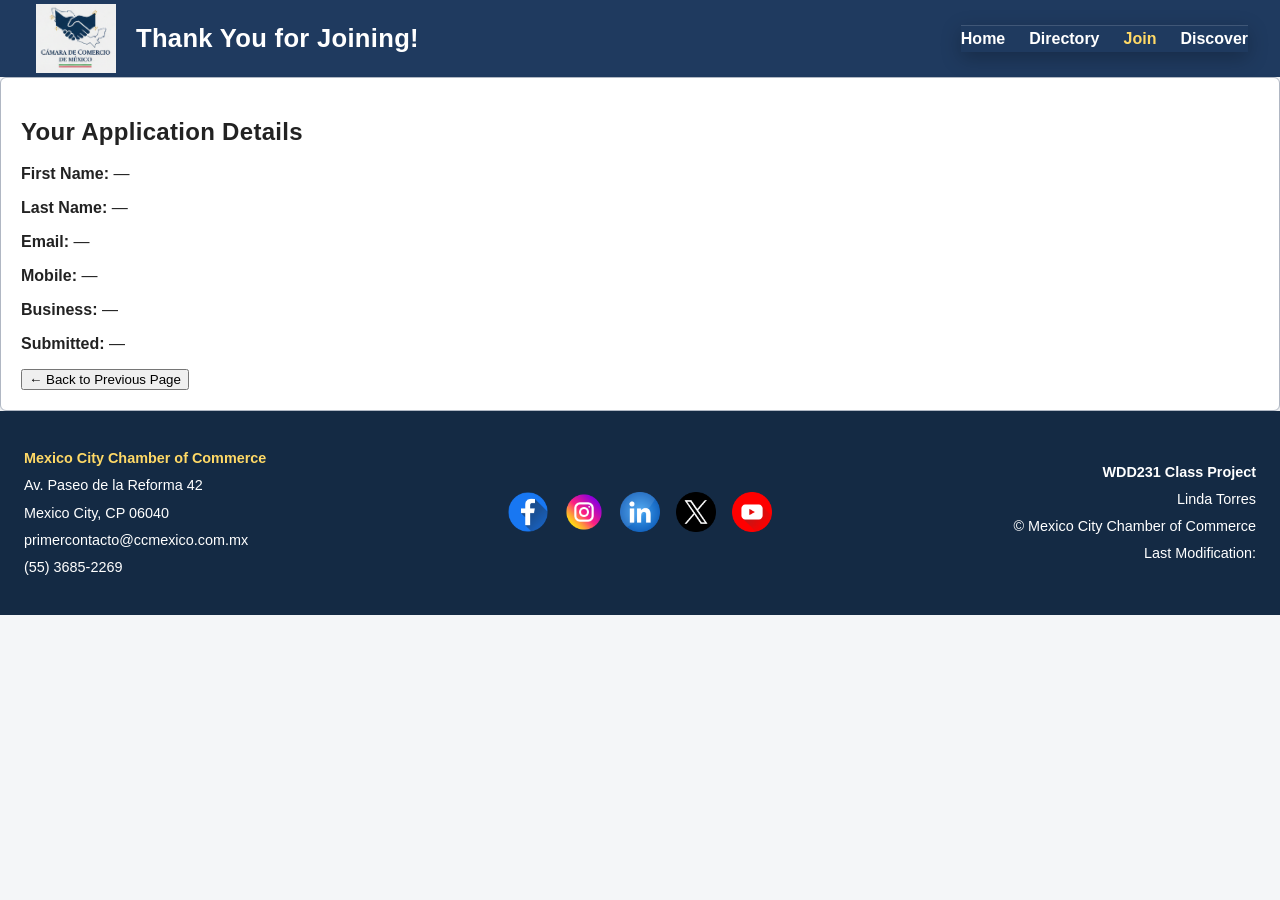
<file: chamber/thankyou.html>
<!DOCTYPE html>
<html lang="en">

<head>
    <meta charset="UTF-8">
    <title>Thank You | Mexico City Chamber</title>
    <meta name="viewport" content="width=device-width, initial-scale=1.0">

    <link rel="stylesheet" href="styles/small.css">
    <link rel="stylesheet" href="styles/larger.css">

    <script src="scripts/thankyou.js" defer></script>
</head>

<body>
    <header>
        <div class="header-inner">
            <div class="header-top">
                <img src="images/chamber-mexico.jpg" alt="Mexico City Chamber of Commerce logo" class="logo">
                <h1>Thank You for Joining!</h1>
                <button id="menuBtn" aria-label="Open Menu">☰</button>
            </div>
    
            <nav id="navMenu">
                <ul>
                    <li><a href="index.html">Home</a></li>
                    <li><a href="directory.html">Directory</a></li>
                    <li><a href="join.html" class="active">Join</a></li>
                    <li><a href="discover.html">Discover</a></li>
                </ul>
            </nav>
        </div>
    </header>

    <main class="member-card">
        <h2>Your Application Details</h2>
        <p><strong>First Name:</strong> <span id="fname"></span></p>
        <p><strong>Last Name:</strong> <span id="lname"></span></p>
        <p><strong>Email:</strong> <span id="email"></span></p>
        <p><strong>Mobile:</strong> <span id="phone"></span></p>
        <p><strong>Business:</strong> <span id="business"></span></p>
        <p><strong>Submitted:</strong> <span id="timestamp"></span></p>

        <button onclick="goBack()">← Back to Previous Page</button>
    </main>

    <footer class="site-footer">
        <div class="footer-grid">
    
            <!-- Left: Contact Info -->
            <div class="footer-contact">
                <p><strong>Mexico City Chamber of Commerce</strong></p>
                <p>Av. Paseo de la Reforma 42</p>
                <p>Mexico City, CP 06040</p>
                <p>primercontacto@ccmexico.com.mx</p>
                <p>(55) 3685-2269</p>
            </div>
    
            <!-- Center: Social Media -->
            <div class="footer-social">
                <a href="https://www.facebook.com/CANACOMexico">
                    <img src="images/fb-icon.png" alt="Official Facebook page of the Mexico City Chamber of Commerce"
                        loading="lazy" width="80" height="80">
                </a>
                <a href="https://www.instagram.com/canacomexico/">
                    <img src="images/ig-icon.png" alt="Official Instagram page of the Mexico City Chamber of Commerce"
                        loading="lazy" width="80" height="80">
                </a>
                <a href="https://www.linkedin.com/company/canaco-cdmx/mycompany/">
                    <img src="images/in-icon.png" alt="Official LinkedIn page of the Mexico City Chamber of Commerce"
                        loading="lazy" width="80" height="80">
                </a>
                <a href="https://x.com/CANACOMexico">
                    <img src="images/x-icon.png" alt="Official X page of the Mexico City Chamber of Commerce" loading="lazy"
                        width="80" height="80">
                </a>
                <a href="https://www.youtube.com/@CANACOCiudaddeMexico">
                    <img src="images/yt-icon.png" alt="Official YouTube page of the Mexico City Chamber of Commerce"
                        loading="lazy" width="80" height="80">
                </a>
    
    
            </div>
    
            <!-- Right: Project Info -->
            <div class="footer-project">
                <p><strong>WDD231 Class Project</strong></p>
                <p>Linda Torres</p>
                <p>&copy; <span id="currentyear"></span> Mexico City Chamber of Commerce</p>
                <p>Last Modification: <span id="lastModified"></span></p>
            </div>
    
        </div>
    </footer>
</body>

</html>
</file>
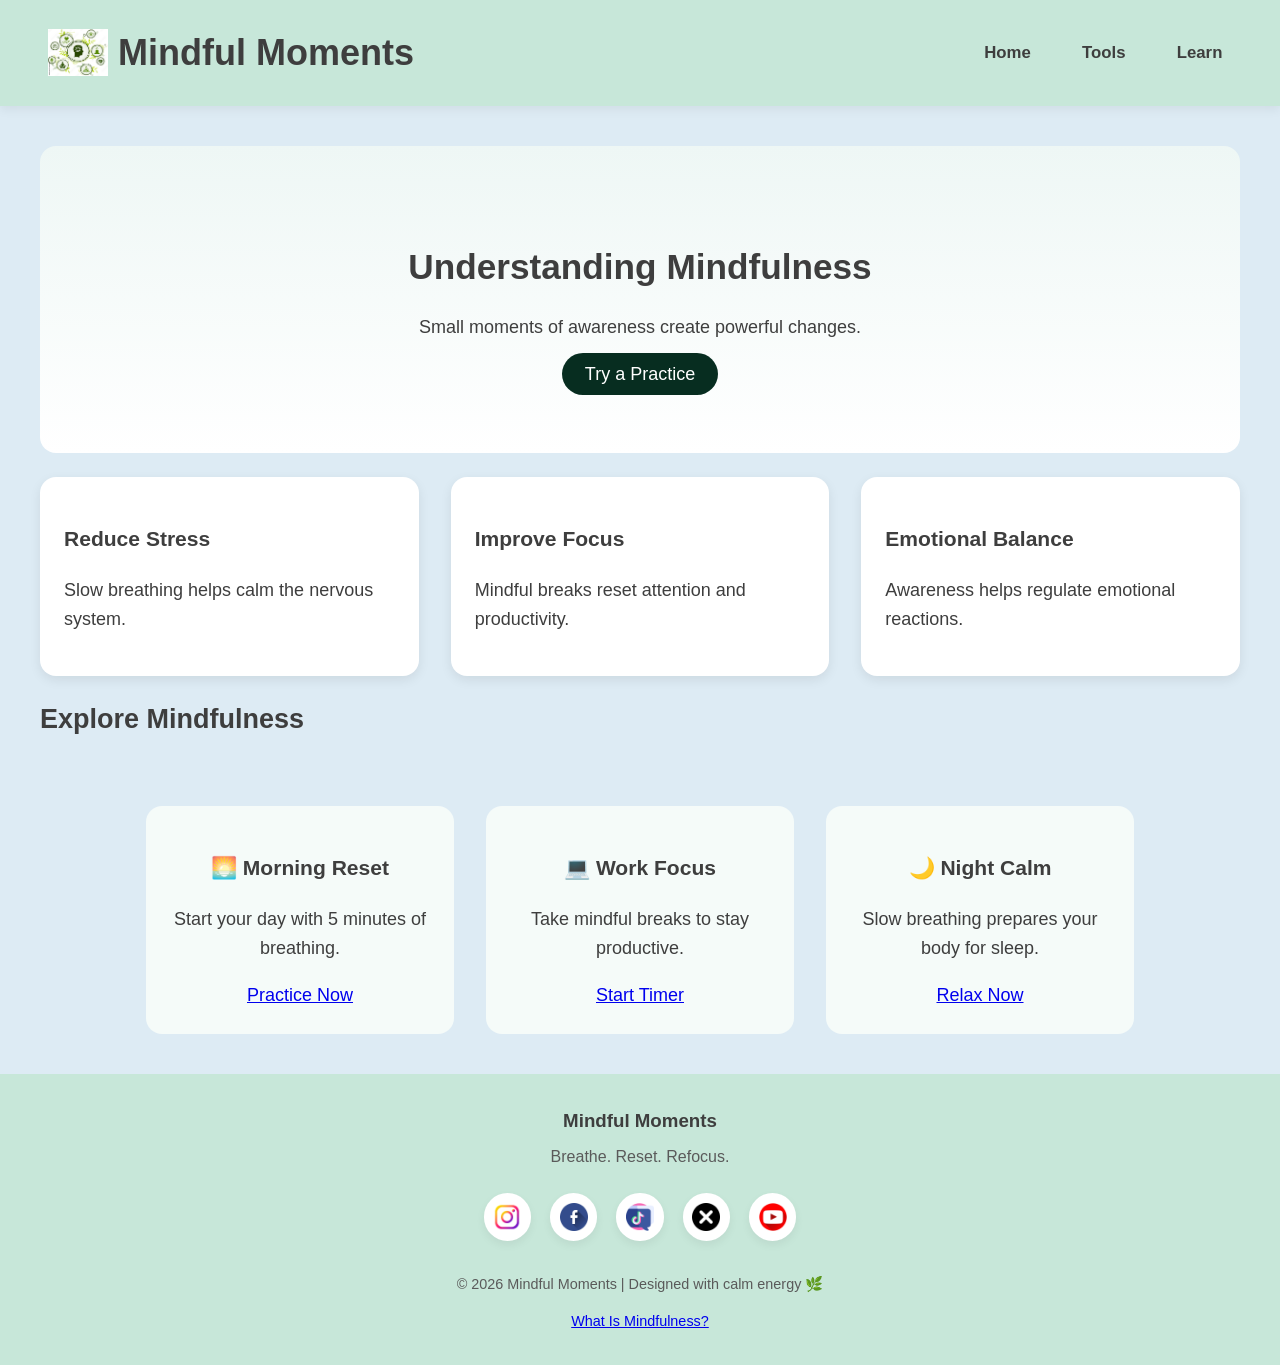
<file: finalproject/learn.html>
<!DOCTYPE html>
<html lang="en">

<head>
    <meta charset="UTF-8">
    <meta name="viewport" content="width=device-width, initial-scale=1.0">

    <title>Mindful Moments | Learn</title>
    
    <meta name="description" content="Learn about stress, focus, and sleep improvement techniques.">
    <meta name="author" content="Linda Torres">

    <link rel="icon" href="images/mindful.ico">

    <!-- Open Graph Meta -->
    <meta property="og:title" content="Mindful Moments | Learn">
    <meta property="og:description" content="Explore mindfulness techniques to reduce stress and improve focus naturally.">
    <meta property="og:image" content="https://tolitorres.github.io/wdd231/finalproject/images/mindful.jpg">
    <meta property="og:url" content="https://tolitorres.github.io/wdd231/finalproject/learn.html">
    <meta property="og:type" content="website">

    <!-- Google Fonts -->
    <link rel="preconnect" href="https://fonts.googleapis.com">
    <link rel="preconnect" href="https://fonts.gstatic.com" crossorigin>
    
    <link
        href="https://fonts.googleapis.com/css2?family=Montserrat:wght@500;600;700&family=Open+Sans:wght@400;500;600&display=swap"
        rel="stylesheet">

    <link rel="stylesheet" href="styles/mobile.css">
    <link rel="stylesheet" href="styles/desktop.css">

    <script type="module" src="scripts/main.js"></script>
</head>

<body>

    <header>
        <div class="brand">
            <img src="images/mindful.jpg" alt="Mindful Moments logo" class="header-logo">
            <h1>Mindful Moments</h1>
        </div>
    
        <!-- Hamburger Menu -->
        <button class="menu-toggle" aria-label="Toggle navigation">
            <!-- ☰ -->
            <span></span>
            <span></span>
            <span></span>
        </button>
    
        <nav class="main-nav">
            <ul>
                <li><a href="index.html">Home</a></li>
                <li><a href="tools.html">Tools</a></li>
                <li><a href="learn.html">Learn</a></li>
            </ul>
        </nav>
    </header>

    <main>
    
        <!-- HERO -->
        <section class="learn-hero">
            <h2>Understanding Mindfulness</h2>
            <p>Small moments of awareness create powerful changes.</p>
            <a href="tools.html" class="cta-btn">Try a Practice</a>
        </section>
    
        <!-- BENEFITS -->
        <section class="learn-benefits">
    
            <div class="benefit-card">
                <h3>Reduce Stress</h3>
                <p>Slow breathing helps calm the nervous system.</p>
            </div>
    
            <div class="benefit-card">
                <h3>Improve Focus</h3>
                <p>Mindful breaks reset attention and productivity.</p>
            </div>
    
            <div class="benefit-card">
                <h3>Emotional Balance</h3>
                <p>Awareness helps regulate emotional reactions.</p>
            </div>
    
        </section>
    
        <!-- DYNAMIC CONTENT -->
        <section class="learn-dynamic">
            <h2>Explore Mindfulness</h2>
            <div id="learnContainer" class="learn-grid"></div>
        </section>
    
        <!-- DAILY ROUTINES -->
        <section class="learn-routines">
    
            <div class="routine-card">
                <h3>🌅 Morning Reset</h3>
                <p>Start your day with 5 minutes of breathing.</p>
                <a href="tools.html">Practice Now</a>
            </div>
    
            <div class="routine-card">
                <h3>💻 Work Focus</h3>
                <p>Take mindful breaks to stay productive.</p>
                <a href="tools.html">Start Timer</a>
            </div>
    
            <div class="routine-card">
                <h3>🌙 Night Calm</h3>
                <p>Slow breathing prepares your body for sleep.</p>
                <a href="tools.html">Relax Now</a>
            </div>
    
        </section>
    
    </main>

    <footer class="site-footer">
        <div class="footer-container">
    
            <!-- Brand -->
            <div class="footer-brand">
                <h3>Mindful Moments</h3>
                <p>Breathe. Reset. Refocus.</p>
            </div>
    
            <!-- Social Media -->
            <div class="social-icons">
                <a href="https://www.instagram.com/" target="_blank" aria-label="Instagram">
                    <img src="images/instagram.png" alt="Instagram icon">
                </a>
    
                <a href="https://www.facebook.com/" target="_blank" aria-label="Facebook">
                    <img src="images/facebook.png" alt="Facebook icon">
                </a>
    
                <a href="https://www.tiktok.com/" target="_blank" aria-label="TikTok">
                    <img src="images/tiktok.png" alt="TikTok icon">
                </a>
    
                <a href="https://x.com/" target="_blank" aria-label="X">
                    <img src="images/socialx.png" alt="Social X icon">
                </a>
    
                <a href="https://www.youtube.com/" target="_blank" aria-label="YouTube">
                    <img src="images/youtube.png" alt="YouTube icon">
                </a>
            </div>
        </div>
    
        <div class="footer-bottom">
            <p>&copy; 2026 Mindful Moments | Designed with calm energy 🌿</p>
            <a href="https://youtu.be/kO5I0p3IuiQ">What Is Mindfulness?</a>
        </div>
    
    </footer>

</body>

</html>
</file>
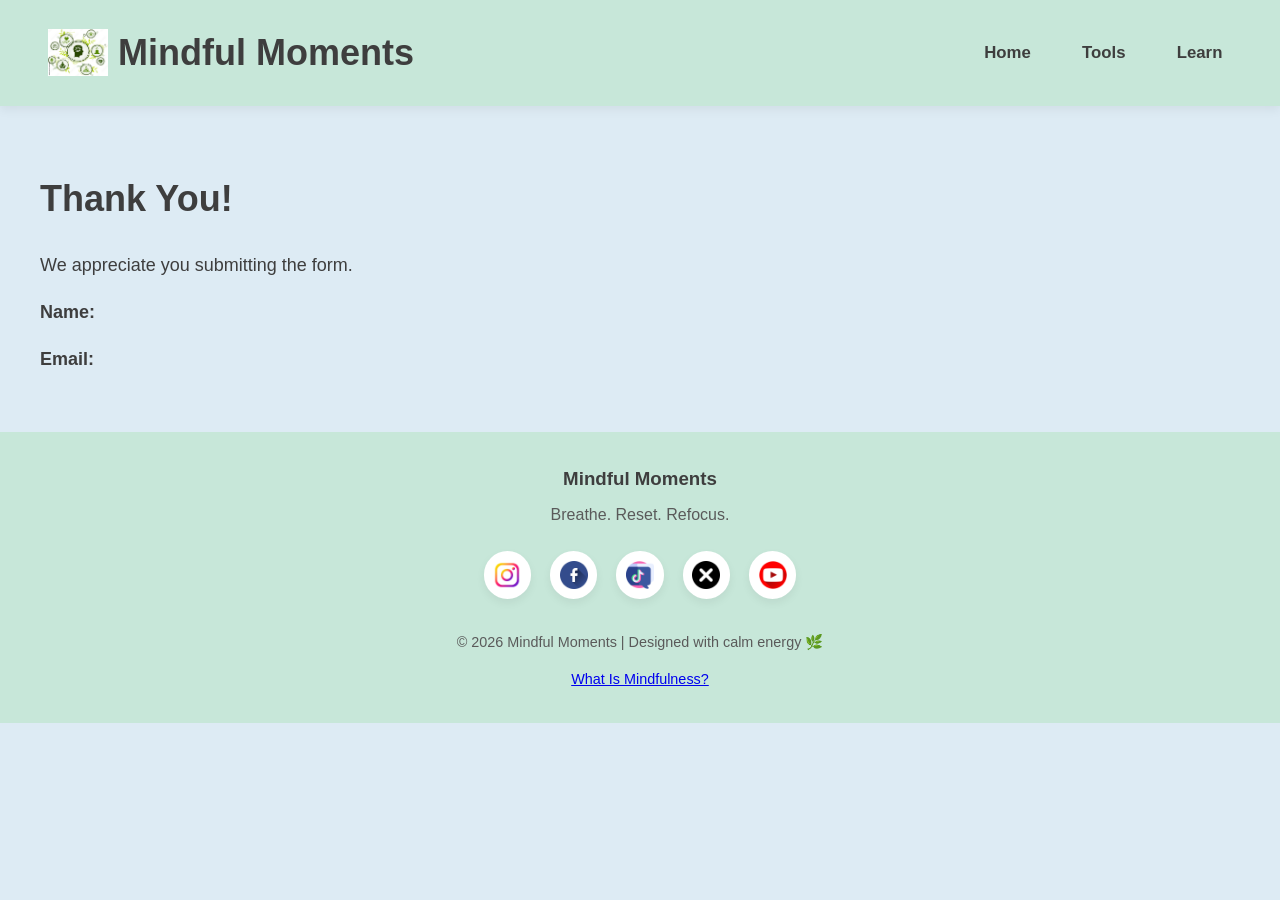
<file: finalproject/thankyou.html>
<!DOCTYPE html>
<html lang="en">

<head>
    <meta charset="UTF-8">
    <meta name="viewport" content="width=device-width, initial-scale=1.0">
    
    <title>Thank You</title>

    <meta name="description" content="Thank you for subscribing to Mindful Moments.">
    <meta name="author" content="Linda Torres">

    <link rel="icon" href="images/mindful.ico">

    <!-- Open Graph Meta -->
    <meta property="og:title" content="Mindful Moments | Daily Reset">
    <meta property="og:description"
        content="Discover simple mindfulness tools to reduce stress, improve focus, and create calm moments every day.">
    <meta property="og:image" content="https://tolitorres.github.io/wdd231/finalproject/images/mindful.jpg">
    <meta property="og:url" content="https://tolitorres.github.io/wdd231/finalproject/">
    <meta property="og:type" content="website">
    
    <!-- Google Fonts -->
    <link rel="preconnect" href="https://fonts.googleapis.com">
    <link rel="preconnect" href="https://fonts.gstatic.com" crossorigin>
    
    <link
        href="https://fonts.googleapis.com/css2?family=Montserrat:wght@500;600;700&family=Open+Sans:wght@400;500;600&display=swap"
        rel="stylesheet">

    <link rel="stylesheet" href="styles/mobile.css">
    <link rel="stylesheet" href="styles/desktop.css">
    
    <script defer src="scripts/thankyou.js"></script>
</head>

<body>

    <header>
        <div class="brand">
            <img src="images/mindful.jpg" alt="Mindful Moments logo" class="header-logo">
            <h1>Mindful Moments</h1>
        </div>
    
        <!-- Hamburger Menu -->
        <button class="menu-toggle" aria-label="Toggle navigation">
            <!-- ☰ -->
            <span></span>
            <span></span>
            <span></span>
        </button>
    
        <nav class="main-nav">
            <ul>
                <li><a href="index.html">Home</a></li>
                <li><a href="tools.html">Tools</a></li>
                <li><a href="learn.html">Learn</a></li>
            </ul>
        </nav>
    </header>

    <main>
        <h1>Thank You!</h1>
        <p>We appreciate you submitting the form.</p>

        <section class="form-results">
            <p><strong>Name:</strong> <span id="name"></span></p>
            <p><strong>Email:</strong> <span id="email"></span></p>
        </section>

    </main>

    <footer class="site-footer">
        <div class="footer-container">
    
            <!-- Brand -->
            <div class="footer-brand">
                <h3>Mindful Moments</h3>
                <p>Breathe. Reset. Refocus.</p>
            </div>
    
            <!-- Social Media -->
            <div class="social-icons">
                <a href="https://www.instagram.com/" target="_blank" aria-label="Instagram">
                    <img src="images/instagram.png" alt="Instagram icon">
                </a>
    
                <a href="https://www.facebook.com/" target="_blank" aria-label="Facebook">
                    <img src="images/facebook.png" alt="Facebook icon">
                </a>
    
                <a href="https://www.tiktok.com/" target="_blank" aria-label="TikTok">
                    <img src="images/tiktok.png" alt="TikTok icon">
                </a>
    
                <a href="https://x.com/" target="_blank" aria-label="X">
                    <img src="images/socialx.png" alt="Social X icon">
                </a>
    
                <a href="https://www.youtube.com/" target="_blank" aria-label="YouTube">
                    <img src="images/youtube.png" alt="YouTube icon">
                </a>
            </div>
        </div>
    
        <div class="footer-bottom">
            <p>&copy; 2026 Mindful Moments | Designed with calm energy 🌿</p>
            <a href="https://youtu.be/kO5I0p3IuiQ">What Is Mindfulness?</a>
        </div>
    
    </footer>

</body>

</html>
</file>
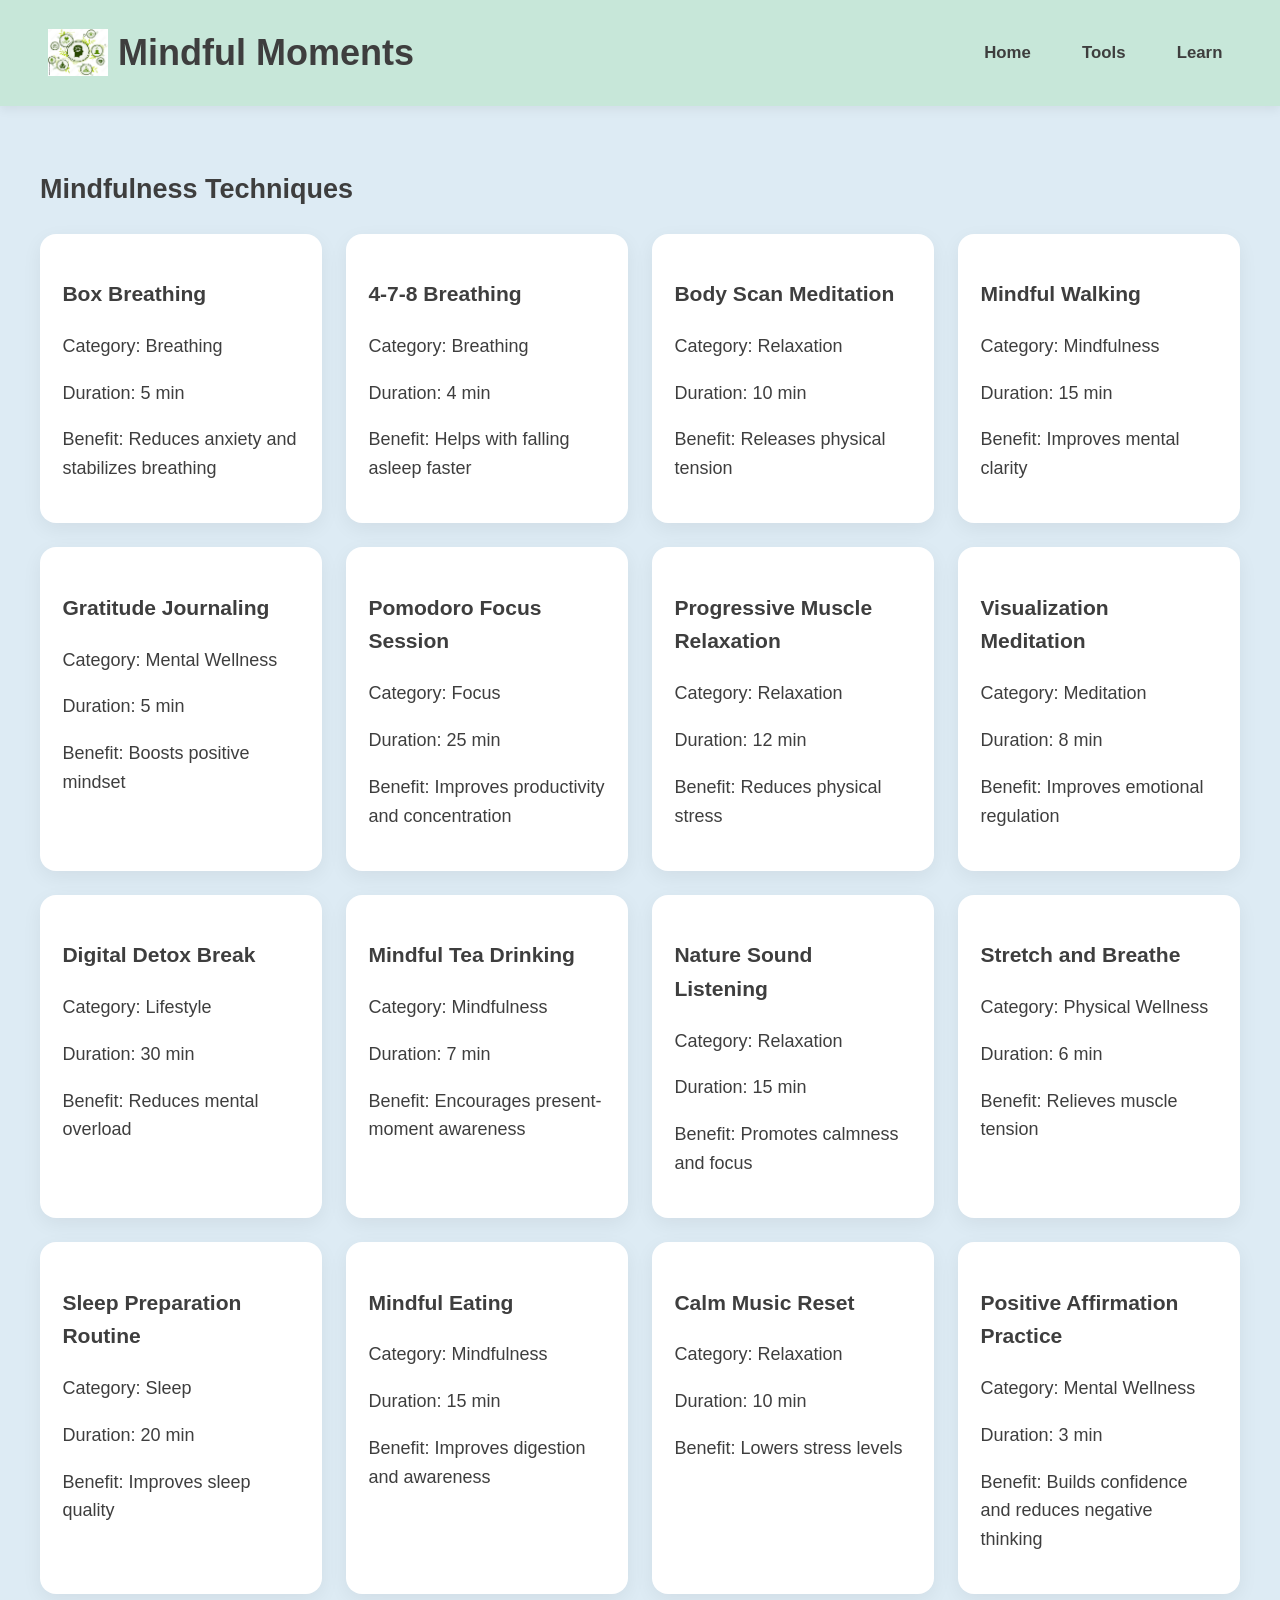
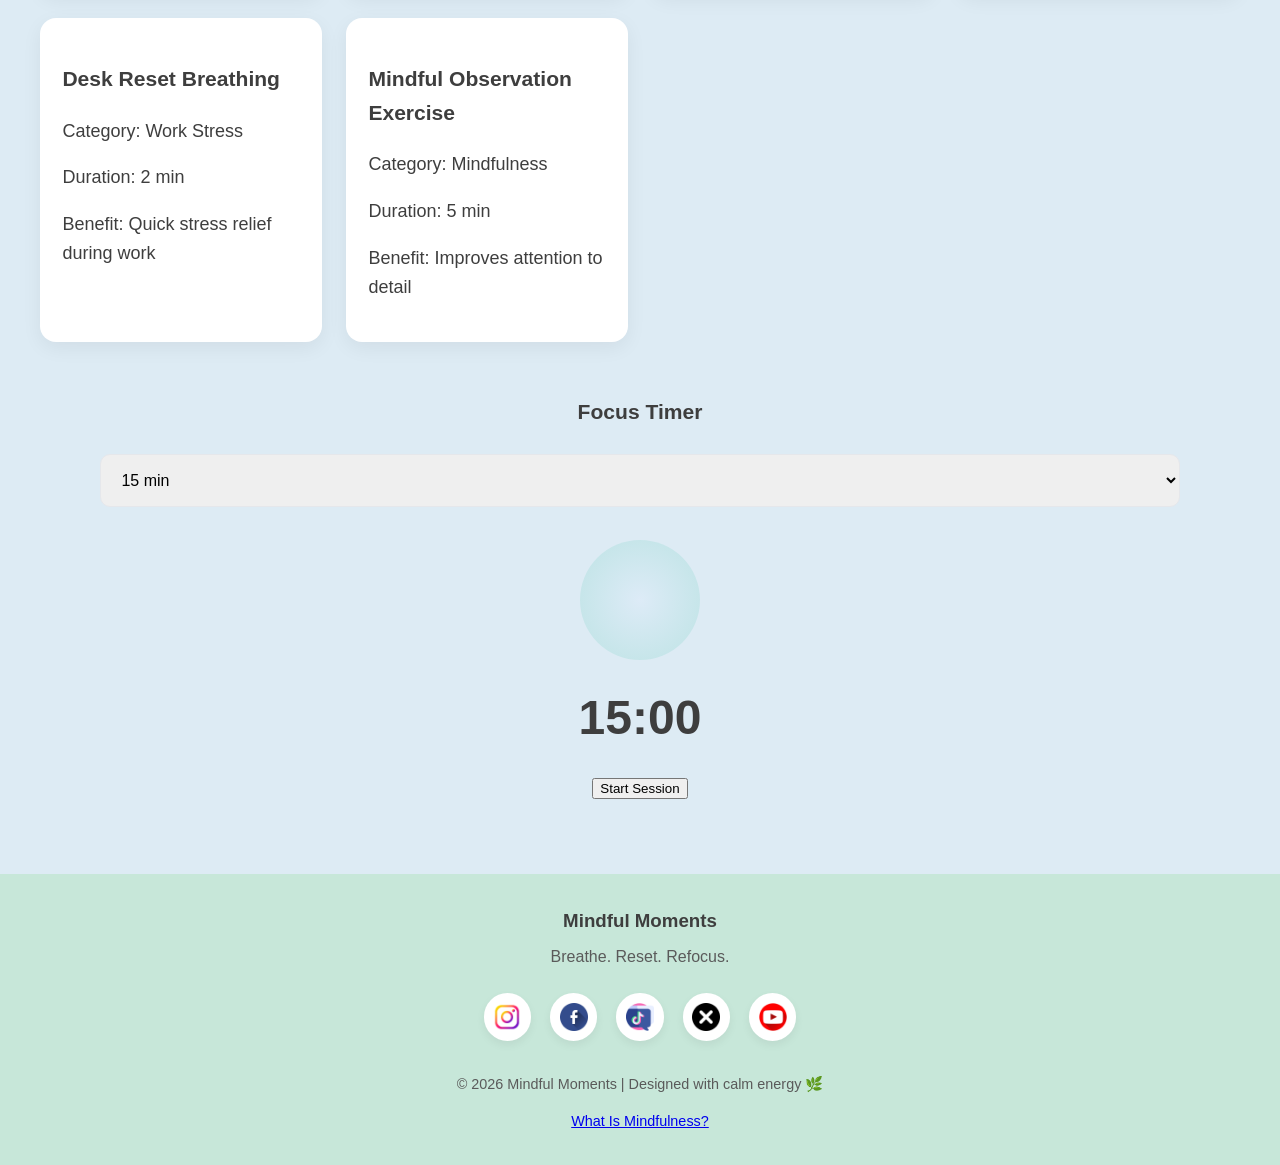
<file: finalproject/tools.html>
<!DOCTYPE html>
<html lang="en">

<head>
    <meta charset="UTF-8">
    <meta name="viewport" content="width=device-width, initial-scale=1.0">

    <title>Mindful Moments | Tools</title>

    <meta name="description" content="Breathing exercises and focus timers for stress management.">
    <meta name="author" content="Linda Torres">

    <link rel="icon" href="images/mindful.ico">

    <!-- Open Graph Meta -->
    <meta property="og:title" content="Mindful Moments | Tools">
    <meta property="og:description" content="Explore mindfulness breathing, relaxation and leisure tools.">
    <meta property="og:image" content="https://tolitorres.github.io/wdd231/finalproject/images/mindful.jpg">
    <meta property="og:url" content="https://tolitorres.github.io/wdd231/finalproject/tools.html">
    <meta property="og:type" content="website">

    <!-- Google Fonts -->
    <link rel="preconnect" href="https://fonts.googleapis.com">
    <link rel="preconnect" href="https://fonts.gstatic.com" crossorigin>
    
    <link
        href="https://fonts.googleapis.com/css2?family=Montserrat:wght@500;600;700&family=Open+Sans:wght@400;500;600&display=swap"
        rel="stylesheet">

    <link rel="stylesheet" href="styles/mobile.css">
    <link rel="stylesheet" href="styles/desktop.css">

    <script type="module" src="scripts/main.js"></script>
</head>

<body>

    <header>
        <div class="brand">
            <img src="images/mindful.jpg" alt="Mindful Moments logo" class="header-logo">
            <h1>Mindful Moments</h1>
        </div>
    
        <!-- Hamburger Menu -->
        <button class="menu-toggle" aria-label="Toggle navigation">
            <!-- ☰ -->
            <span></span>
            <span></span>
            <span></span>
        </button>
    
        <nav class="main-nav">
            <ul>
                <li><a href="index.html">Home</a></li>
                <li><a href="tools.html">Tools</a></li>
                <li><a href="learn.html">Learn</a></li>
            </ul>
        </nav>
    </header>

    <main>

        <section>
            <h2>Mindfulness Techniques</h2>
            <div id="techniquesContainer" class="techniques-grid"></div>
        </section>

        <section class="focus-timer">
        
            <h3>Focus Timer</h3>
        
            <!-- Selector -->
            <select id="timeSelector">
                <option value="300">5 min</option>
                <option value="600">10 min</option>
                <option value="900" selected>15 min</option>
                <option value="1500">25 min</option>
            </select>
        
            <!-- Animation breath -->
            <div class="breathing-circle"></div>
        
            <!-- Display -->
            <p id="timerDisplay">00:00</p>
        
            <button id="startTimer">Start Session</button>
        
        </section>
        
    </main>

    <dialog id="exerciseModal">
        <h3>Breathing Exercise</h3>
        <p>Breathe in for 4 seconds. Hold 4. Out 6.</p>
        <button id="closeModal">Close</button>
    </dialog>

    <footer class="site-footer">
        <div class="footer-container">
    
            <!-- Brand -->
            <div class="footer-brand">
                <h3>Mindful Moments</h3>
                <p>Breathe. Reset. Refocus.</p>
            </div>
    
            <!-- Social Media -->
            <div class="social-icons">
                <a href="https://www.instagram.com/" target="_blank" aria-label="Instagram">
                    <img src="images/instagram.png" alt="Instagram icon">
                </a>
    
                <a href="https://www.facebook.com/" target="_blank" aria-label="Facebook">
                    <img src="images/facebook.png" alt="Facebook icon">
                </a>
    
                <a href="https://www.tiktok.com/" target="_blank" aria-label="TikTok">
                    <img src="images/tiktok.png" alt="TikTok icon">
                </a>
    
                <a href="https://x.com/" target="_blank" aria-label="X">
                    <img src="images/socialx.png" alt="Social X icon">
                </a>
    
                <a href="https://www.youtube.com/" target="_blank" aria-label="YouTube">
                    <img src="images/youtube.png" alt="YouTube icon">
                </a>
            </div>
        </div>
    
        <div class="footer-bottom">
            <p>&copy; 2026 Mindful Moments | Designed with calm energy 🌿</p>
            <a href="https://youtu.be/kO5I0p3IuiQ">What Is Mindfulness?</a>
        </div>
    
    </footer>

</body>

</html>
</file>
<file: styles/small.css>
:root {
    --primary: rgb(34 34 34);
    --secondary: rgb(224 224 224);
    --accent: rgb(139 202 219);
    --font-color: rgb(255, 255, 255);
    --footer: rgb(238 238 238);
    --nav-grad-start: rgb(197 173 197);
    --nav-grad-end: rgb(178 181 224);
}

* {
    box-sizing: border-box;
}

body {
    font-family: "Roboto", sans-serif;
    margin: 0;
}

/* HEADER */
.header-top {
    display: flex;
    align-items: center;
    gap: 1.5rem;
    padding: 0.7rem;
}

.site-name {
    font-weight: 700;
}

.logo {
    width: 50px;
    height: auto;
}

nav {
    display: none;
    background: linear-gradient(90deg,
            var(--nav-grad-start),
            var(--nav-grad-end));
}

nav.open {
    display: block;
}

nav a {
    display: block;
    color: var(--primary);
    text-decoration: none;
    font-weight: 700;
    padding: 1rem;
}

nav a:hover,
nav a.active {
    background-color: rgba(255, 255, 255, 0.2);
}

#menuBtn {
    margin-left: auto;
    font-size: 1.5rem;
    background: none;
    border: none;
    cursor: pointer;
}

/* MAIN */
main {
    padding: 1rem;
}

.about-grid {
    display: grid;
    font-family: "Poppins", sans-serif;
    font-weight: 500;
    line-height: 1.7;
    gap: 1rem;
}

.about-grid h2::after {
    content: "";
    display: block;
    width: 190px;
    height: 4px;
    background: var(--secondary);
    border-radius: 2px;
    margin-top: 0;
}

section h2 {
    background: linear-gradient(90deg,
            var(--nav-grad-start),
            var(--nav-grad-end));
    color: var(--primary);
    padding: 0.5rem;
}

.about-grid section h2 {
    margin: 0 0 0.75rem 0;
    padding: 0.75rem;
    border-radius: 8px 8px 0 0;
}

.about-grid img,
.course img {
    width: 100%;
    height: auto;
}

.about-grid section {
    background: var(--secondary);
    padding: 0;
    border-radius: 12px;
}

.photo-box {
    display: flex;
    justify-content: center;
}

.photo-box img {
    max-width: 400px;
    height: auto;
    border-radius: 10px;
}

/* COURSES */
.filters {
    display: flex;
    gap: 0.75rem;
    margin: 1rem 0;
}

.filters button {
    flex: 1;
    padding: 0.75rem 1rem;
    font-family: "Roboto", sans-serif;
    font-weight: 1000;
    border: none;
    border-radius: 8px;
    cursor: pointer;
    background-color: var(--nav-grad-start);
    color: var(--primary);
    transition: background-color 0.3s ease,
        transform 0.2s ease;
}

.filters button:hover {
    background-color: var(--nav-grad-end);
    transform: translateY(-2px);
}

.course {
    padding: 0.75rem;
    margin-bottom: 0.5rem;
    background: var(--secondary);
    text-align: center;
}

.course.completed {
    background: var(--accent);
    color: var(--primary);
}

#totalCredits {
    background: transparent;
    padding: 0.5rem;
    margin-top: 1rem;
    font-weight: 700;
    color: var(--primary);
    border-top: 2px solid var(--nav-grad-end);
}

/* FOOTER */
footer {
    text-align: center;
    padding: 1rem;
    background: var(--footer);
}
</file>
<file: styles/larger.css>
@media (min-width: 768px) {

    #menuBtn {
        display: none;
    }

    nav {
        display: block;
    }

    nav ul {
        display: flex;
        margin: 0;
        padding: 0;
        list-style: none;
    }

    nav a {
        background: none;
        color: rgb(0 0 0);
    }

    .about-grid {
        grid-template-columns: 2fr 1fr;
    }
}
</file>
<file: chamber/styles/small.css>
body {
    font-family: 'Open Sans', Arial, sans-serif;
    margin: 0;
    background-color: rgb(244 246 248);
    color: rgb(34 34 34);
}

/* Header & Footer Base */
header,
footer {
    background: rgb(31 58 95);
    color: rgb(255 255 255);
    padding: 0;
}

.header-inner {
    padding: 0.5rem 1rem;
}

.header-top {
    display: flex;
    align-items: center;
    gap: 1rem;
}

header h1 {
    font-size: 1.6rem;
    line-height: 1.2;
    margin: 0;
}

header h1,
h2,
h3 {
    font-family: 'Montserrat', Arial, sans-serif;
    font-weight: 600;
    letter-spacing: 0.3px;
}

.logo {
    max-width: 80px;
    max-height: 70px;
    height: auto;
    object-fit: contain;
    padding: 0.25rem;
}

#menuBtn {
    margin-left: auto;
    background: none;
    border: 2px solid rgb(255 255 255);
    color: rgb(255 255 255);
    font-size: 1.2rem;
    padding: 0.25rem 0.5rem;
    border-radius: 4px;
    cursor: pointer;
}

/* Mobile nav toggle */
nav {
    display: none;
    border-top: 1px solid rgba(255, 255, 255, 0.15);
    box-shadow: 0 6px 20px rgba(0, 0, 0, 0.25);
    animation: slideDown 0.25s ease;
}

@keyframes slideDown {
    from {
        opacity: 0;
        transform: translateY(-5px);
    }

    to {
        opacity: 1;
        transform: translateY(0);
    }
}

nav.open {
    display: block;
}

/* Navigation */
nav ul {
    list-style: none;
    margin: 0;
    padding: 1rem 1.25rem;
    display: flex;
    flex-direction: column;
    align-items: flex-end;
    gap: 1rem;
}

nav ul li {
    width: 100%;
    border-bottom: 1px solid rgba(255, 255, 255, 0.1);
    padding-bottom: 0.25rem;
}

nav ul li a {
    padding: 0.6rem 0.75rem;
    display: block;
    text-align: right;
    border-radius: 6px;
    transition: background-color 0.2s ease, color 0.2s ease;
}

nav ul li a:hover {
    background-color: rgba(244, 180, 0, 0.15);
    color: rgb(244 180 0);
}

nav a {
    color: rgb(255 255 255);
    text-decoration: none;
    font-weight: bold;
}

nav a:hover {
    color: rgb(255, 217, 102);
    /*rgb(244 180 0);*/
}

nav a.active {
    color: rgb(255, 217, 102);
    /*rgb(244 180 0);*/
}

/* Members Grid/List */
#members.grid {
    display: grid;
    grid-template-columns: repeat(auto-fit, minmax(250px, 1fr));
    gap: 1.5rem;
}

#members.list {
    display: block;
}

#members.list .member-card {
    display: grid;
    grid-template-columns: 120px 2fr 2fr 1.5fr 1fr;
    align-items: center;
    gap: 1rem;
    border-radius: 0;
    box-shadow: none;
    border-bottom: 1px solid rgb(204, 204, 204);
}

#members.list .member-card h3 {
    margin: 0;
    font-size: 1rem;
}

#members.list .member-card p,
#members.list .member-card a {
    margin: 0;
    font-size: 0.9rem;
}

.view-toggle {
    margin: 1rem 0;
    display: flex;
    gap: 0.75rem;
}

.view-toggle button {
    background-color: rgb(31 58 95);
    color: rgb(255 255 255);
    border: none;
    padding: 0.5rem 1rem;
    border-radius: 4px;
    cursor: pointer;
    font-weight: bold;
}

.view-toggle button:hover {
    background-color: rgb(244 180 0);
    color: rgb(20 42 68);
}

/* Member Card */
.member-card {
    background-color: rgb(255 255 255);
    border: 1px solid rgb(176, 183, 195);
    padding: 1.25rem;
    border-radius: 6px;
    box-shadow: 0 2px 6px rgba(0, 0, 0, 0.08);
    transition: transform 0.2s ease, box-shadow 0.2s ease;
}

.member-card:hover {
    transform: translateY(-3px);
    box-shadow: 0 6px 12px rgba(0, 0, 0, 0.15);
}

.member-card img {
    width: 100%;
    max-width: 180px;
    height: 120px;
    object-fit: contain;
    margin: 0 auto;
    display: block;
}

/* Index Page */
.hero {
    position: relative;
}

.hero img {
    width: 100%;
    height: auto;
}

.hero-cta {
    position: absolute;
    bottom: 1rem;
    left: 1rem;
    background: rgba(0, 0, 0, .6);
    color: rgb(255, 255, 255);
    padding: 1rem;
}

.cta-btn {
    display: inline-block;
    background: #0057a3;
    color: rgb(255, 255, 255);
    padding: .5rem 1rem;
    text-decoration: none;
}

.spotlight-grid {
    display: grid;
    grid-template-columns: 1fr;
    gap: 1rem;
}

/* Join Page */
.join-layout {
    display: grid;
    gap: 2rem;
}

form {
    background: rgb(255, 255, 255);
    padding: 1.5rem;
    border-radius: 6px;
    box-shadow: 0 2px 8px rgba(0, 0, 0, .1);
}

label {
    display: block;
    margin-bottom: 1rem;
    font-weight: 600;
}

input,
select,
textarea {
    width: 100%;
    padding: .5rem;
    margin-top: .25rem;
    border-radius: 4px;
    border: 1px solid rgb(204, 204, 204);
    font-family: inherit;
}

textarea {
    resize: vertical;
}

input[type="submit"] {
    background: rgb(31 58 95);
    color: rgb(255, 255, 255);
    border: none;
    padding: .75rem;
    font-size: 1rem;
    cursor: pointer;
}

/* Membership cards */
.membership-cards {
    display: grid;
    gap: 1rem;
    animation: fadeIn 1s ease forwards;
}

.card {
    background: rgb(255, 255, 255);
    padding: 1rem;
    border-radius: 6px;
    box-shadow: 0 2px 6px rgba(0, 0, 0, .1);
}

.card a {
    color: rgb(31 58 95);
    font-weight: bold;
    cursor: pointer;
}

/* Animation */
@keyframes fadeIn {
    from {
        opacity: 0;
        transform: translateY(10px);
    }

    to {
        opacity: 1;
        transform: translateY(0);
    }
}

/* Modals */
dialog {
    border: none;
    border-radius: 6px;
    padding: 1.5rem;
    max-width: 400px;
}

/* Discover Grid */
.discover-grid {
    display: grid;
    gap: 1.5rem;
    padding: 1rem;
}

.discover-cards {
    display: grid;
    gap: 1rem;

    grid-template-areas:
        "card1"
        "card2"
        "card3"
        "card4"
        "card5"
        "card6"
        "card7"
        "card8";
}

.discover-card:nth-child(1) {
    grid-area: card1;
}

.discover-card:nth-child(2) {
    grid-area: card2;
}

.discover-card:nth-child(3) {
    grid-area: card3;
}

.discover-card:nth-child(4) {
    grid-area: card4;
}

.discover-card:nth-child(5) {
    grid-area: card5;
}

.discover-card:nth-child(6) {
    grid-area: card6;
}

.discover-card:nth-child(7) {
    grid-area: card7;
}

.discover-card:nth-child(8) {
    grid-area: card8;
}

/*
.discover-cards {
    display: grid;
    -- gap: 1rem;
    grid-template-columns: 1fr;
    gap: 1rem;
}

-- Card 
.discover-card {
    background: rgb(255, 255, 255);
    padding: 1rem;
    border-radius: 6px;
    box-shadow: 0 2px 6px rgba(0, 0, 0, .1);

    display: flex;
    flex-direction: column;
    justify-content: space-between;
}
*/

.discover-card img {
    width: 100%;
    height: 200px;
    object-fit: cover;
}

/* Hover effect desktop only */
@media(min-width:641px) {
    .discover-card img:hover {
        filter: brightness(1.1);
        transform: scale(1.02);
        transition: .3s;
    }
}

/* Footer */
.site-footer {
    background-color: rgb(20, 42, 68);
    color: rgb(255, 255, 255);
    padding: 2rem 1.5rem;
    font-size: 0.9rem;
}

.footer-grid {
    display: grid;
    grid-template-columns: 1fr;
    gap: 1.5rem;
    align-items: center;
    text-align: center;
}

.footer-contact,
.footer-project {
    line-height: 1.6;
}

.footer-contact strong {
    color: rgb(255, 217, 102);
    /*rgb(244, 180, 0);*/
}

.footer-contact p,
.footer-project p {
    margin: 0.25rem 0;
}

/* Social Icons */
.footer-social {
    display: flex;
    justify-content: center;
    gap: 1rem;
}

.footer-social img {
    width: 40px;
    height: 40px;
    transition: transform 0.2s ease;
}

.footer-social img:hover {
    transform: scale(1.1);
}
</file>
<file: chamber/styles/larger.css>
@media (min-width: 768px) {
    .header-inner {
        display: flex;
        align-items: center;
        padding: 0 2rem;
    }

    nav {
        display: block !important;
        margin-left: auto;
    }

    nav ul {
        display: flex;
        flex-direction: row;
        justify-content: flex-end;
        gap: 1.5rem;
        padding: 0;
        margin: 0;
    }

    nav ul li {
        width: auto;
        border-bottom: none;
        padding-bottom: 0;
    }

    nav ul li a {
        text-align: left;
        padding: 0.25rem 0;
    }

    #menuBtn {
        display: none;
    }

    /* Index Page */
    /* main {
        display: grid;
        grid-template-columns: 2fr 1fr;
        gap: 2rem;
    } */

    .home main {
        display: grid;
        grid-template-columns: 2fr 1fr;
        gap: 2rem;
    }

    .spotlight-grid {
        grid-template-columns: repeat(3, 1fr);
    }

    /* Footer */
    .footer-grid {
        grid-template-columns: 1fr 1fr 1fr;
        text-align: left;
    }

    .footer-social {
        justify-content: center;
    }

    .footer-project {
        text-align: right;
    }
}

/* Join Page */

@media (min-width: 768px) {
    .join-layout {
        grid-template-columns: 2fr 1fr;
    }
}

/* Grid Areas */

@media (min-width: 641px) {
    .discover-cards {
        grid-template-areas:
            "card1 card2"
            "card3 card4"
            "card5 card6"
            "card7 card8";
    }
}
@media (min-width: 1025px) {
    .discover-cards {
        grid-template-areas:
            "card1 card2 card3 card4"
            "card5 card6 card7 card8";
    }
}

/*
@media(min-width:641px) {
    .discover-cards {
        grid-template-columns: repeat(2, 1fr);
    }
}
*/
/*
@media(min-width:1025px) {
    .discover-cards {
        grid-template-columns: repeat(4, 1fr);
    }
}
*/
</file>
<file: finalproject/styles/mobile.css>
:root {
    /* Paleta Mindful Ajustada */
    --bg-main: rgb(221, 235, 244);
    /* Fondo general */
    --bg-soft: rgb(255, 255, 255);
    /* Fondos de cards y formularios */
    --text-main: rgb(62, 62, 62);
    /* Texto principal */
    --text-soft: rgb(90, 90, 90);
    /* Texto secundario ajustado para mejor contraste */
    --primary: rgb(68, 21, 255);
    /* Botones principales */
    --primary-hover: rgb(50, 9, 174);
    /* Hover botones principales */
    --accent: rgb(147, 197, 253);
    /* Highlights y hover links */
    --header: rgb(199, 231, 217);
    /* Header */
    --footer: rgb(199, 231, 217);
    /* Footer verde suave */
    --radius: 16px;
    /* Bordes redondeados */
    --shadow: rgba(0, 0, 0, 0.06);
    --border: rgb(229, 231, 235);
}

/* Global */
body {
    margin: 0;
    font-family: "Segoe UI", sans-serif;
    background: var(--bg-main);
    color: var(--text-main);
    line-height: 1.6;
}

/* Header */
header {
    background: var(--header);
    padding: 1rem;
    box-shadow: 0 4px 10px var(--shadow);
    display: flex;
    justify-content: space-between;
    align-items: center;
}

nav ul {
    list-style: none;
    padding: 0;
    display: flex;
    flex-direction: column;
    gap: 1rem;
}

nav a {
    text-decoration: none;
    color: var(--text-main);
    font-weight: 600;
    padding: .4rem .6rem;
    border-radius: 8px;
    transition: all .25s ease;
}

nav a:hover {
    background: var(--accent);
    color: var(--bg-soft);
}

.header-logo {
    width: 100px;
    height: auto;
}

.brand {
    display: flex;
    align-items: center;
    gap: 10px;
}

.brand h1 {
    margin: 0;
}

/* Main */
main {
    padding: 1rem;
}

/* Techniques */
.techniques-grid {
    display: grid;
    gap: 1.5rem;
    grid-template-columns: repeat(auto-fit, minmax(260px, 1fr));
    margin-top: 1rem;
}

/* Cards */
.card {
    background: var(--bg-soft);
    border-radius: var(--radius);
    padding: 1.4rem;
    box-shadow: 0 6px 20px var(--shadow);
    transition: transform .2s ease;
}

.card:hover {
    transform: translateY(-4px);
}

/* Buttons */
.btn-primary {
    display: inline-block;
    background: var(--primary);
    color: var(--bg-soft);
    padding: .9rem 1.6rem;
    border-radius: 999px;
    text-decoration: none;
    font-weight: 600;
    border: none;
    transition: all .3s ease;
}

.btn-primary:hover {
    background: var(--primary-hover);
    transform: translateY(-2px);
}

.cta-btn {
    background: rgb(7, 45, 32);
    color: rgb(255, 255, 255);
    padding: 0.7rem 1.4rem;
    border-radius: 30px;
    text-decoration: none;
}

/* Forms */
form {
    background: var(--bg-soft);
    padding: .9rem;
    border-radius: var(--radius);
    box-shadow: 0 6px 18px var(--shadow);
    max-width: 420px;
    margin: 1.5rem auto;
}

label {
    font-weight: 600;
    color: var(--text-soft);
    /* Mejor contraste para lectura */
}

input,
textarea,
select {
    width: 95%;
    padding: .5rem;
    margin: .3rem 0 .8rem;
    border-radius: 10px;
    border: 1px solid var(--border);
    font-size: 15px;
}

input:focus,
textarea:focus,
select:focus {
    outline: none;
    border: 2px solid var(--accent);
}

/* Timer */
.focus-timer {
    text-align: center;
    padding: 2rem;
}

#timerDisplay {
    font-size: 3rem;
    font-weight: 600;
    margin: 1rem 0;
}

.breathing-circle {
    width: 120px;
    height: 120px;
    border-radius: 50%;
    margin: 20px auto;
    background: radial-gradient(circle, rgb(221, 235, 247), rgb(189, 227, 228));
    animation: breathe 6s ease-in-out infinite;
}

@keyframes breathe {
    0% {
        transform: scale(0.8);
    }

    50% {
        transform: scale(1.2);
    }

    100% {
        transform: scale(0.8);
    }
}

/* Learn Hero */
.learn-hero {
    text-align: center;
    padding: 2rem 1rem;
    background: linear-gradient(to bottom, rgb(239, 250, 248), rgb(255, 255, 255));
    border-radius: var(--radius);
}

/* Benefits */
.learn-benefits {
    display: flex;
    flex-direction: column;
    gap: 1rem;
    margin-top: 1.5rem;
}

.benefit-card {
    background: var(--bg-soft);
    padding: 1.2rem;
    border-radius: var(--radius);
    box-shadow: 0 4px 10px var(--shadow);
}

/* Dynamic Grid */
.learn-grid {
    display: grid;
    grid-template-columns: 1fr;
    gap: 1.5rem;
    margin: 2rem auto;
    max-width: 1100px;
}

/* Routines */
.learn-routines {
    display: flex;
    flex-direction: column;
    gap: 1rem;
    margin-top: 1rem;
}

.routine-card {
    background: rgb(243, 249, 248);
    padding: 1.3rem;
    border-radius: var(--radius);
    text-align: center;
}

/* Footer */
footer {
    text-align: center;
    padding: 2rem 1rem;
    background: var(--footer);
    font-size: .9rem;
}

.site-footer {
    background: var(--footer);
    padding: 2rem 1rem;
}

.footer-container {
    display: flex;
    flex-direction: column;
    gap: 1.5rem;
    align-items: center;
    text-align: center;
}

.footer-brand h3 {
    margin: 0;
    color: var(--text-main);
}

.footer-brand p {
    margin: .5rem 0 0;
    color: var(--text-soft);
}

/* Navigation */
.main-nav {
    display: none;
}

.main-nav.show {
    display: block;
}

/* Hamburger */
.menu-toggle {
    display: flex;
    flex-direction: column;
    justify-content: center;
    gap: 6px;
    width: 34px;
    height: 28px;
    background: transparent;
    border: none;
    cursor: pointer;
    transition: transform .3s ease;
}

.menu-toggle span {
    height: 3px;
    width: 100%;
    background: var(--text-main);
    border-radius: 3px;
    transition: transform .4s ease, opacity .3s ease, background .3s ease;
}

.menu-toggle.active span:nth-child(1) {
    transform: translateY(9px) rotate(45deg);
}

.menu-toggle.active span:nth-child(2) {
    opacity: 0;
}

.menu-toggle.active span:nth-child(3) {
    transform: translateY(-9px) rotate(-45deg);
}

/* Hero */
.hero {
    background: linear-gradient(135deg,
                rgb(244, 250, 248) 10%,
                rgb(254, 254, 243) 90%);
    border-radius: 20px;
    padding: 2rem 1.5rem;
    margin: 1.5rem;
    box-shadow: 0 10px 25px var(--shadow);
    text-align: center;
}

.hero img {
    width: 100%;
    max-width: 100%;
    height: auto;
    display: block;
}

/* Social Icons */
.social-icons {
    display: flex;
    gap: 1.2rem;
    justify-content: center;
    align-items: center;
}

.social-icons a {
    display: inline-flex;
    background: var(--bg-soft);
    padding: .6rem;
    border-radius: 50%;
    box-shadow: 0 4px 10px var(--shadow);
    transition: transform .3s ease, box-shadow .3s ease;
}

.social-icons a:hover {
    transform: translateY(-4px);
    box-shadow: 0 8px 18px var(--shadow);
}

.social-icons img {
    width: 28px;
    height: 28px;
}

/* Bottom Footer Text */
.footer-bottom {
    margin-top: 2rem;
    font-size: .9rem;
    color: var(--text-soft);
}
</file>
<file: finalproject/styles/desktop.css>
@media (min-width: 768px) {

    /* General Layout */
    body {
        font-size: 18px;
        font-family: 'Poppins', sans-serif;
    }

    main {
        max-width: 1200px;
        margin: 0 auto;
        padding: 2.5rem;
    }

    /* Header */
    header {
        padding: 1.5rem 3rem;
    }

    .main-nav {
        display: flex;
        position: static;
    }

    .main-nav ul {
        display: flex;
        flex-direction: row;
        justify-content: flex-end;
        align-items: center;
        gap: 2rem;
        margin: 0;
    }

    nav a {
        font-size: 1.05rem;
    }

    .header-logo {
        width: 60px;
        height: auto;
    }

    /* Hero / Home Sections */
    .hero {
        padding: 4rem 2rem;
        text-align: center;
        background: linear-gradient(135deg,
                rgb(244, 250, 248) 10%,
                rgb(254, 254, 243) 90%);
        border-radius: 24px;
    }

    .hero h1 {
        font-size: 2.6rem;
        margin-bottom: 1rem;
    }

    .hero p {
        font-size: 1.2rem;
        max-width: 700px;
        margin: auto;
    }

    .menu-toggle {
        display: none;
    }

    /* Buttons */
    .btn-primary {
        font-size: 1.05rem;
        padding: 1rem 2rem;
    }

    /* Forms */
    form {
        max-width: 650px;
        margin: 2rem auto;
        padding: 2.5rem;
    }

    input,
    textarea,
    select {
        padding: 1rem;
        font-size: 1rem;
    }

    /* Modal Desktop */
    .modal-content {
        max-width: 600px;
        padding: 2.5rem;
        border-radius: 24px;
    }

    /* Hero */
    .learn-hero {
        text-align: center;
        padding: 4rem 2rem;
        background: linear-gradient(to bottom, rgb(238, 247, 245), rgb(255, 255, 255));
    }

    .learn-hero h2 {
        font-size: 2.2rem;
        margin-bottom: 1rem;
    }

    .cta-btn {
        background: rgb(7, 45, 32);
        color: rgb(255, 255, 255);
        padding: 0.7rem 1.4rem;
        border-radius: 30px;
        text-decoration: none;
    }

    /* BENEFITS */
    .learn-benefits {
        display: grid;
        grid-template-columns: repeat(auto-fit, minmax(240px, 1fr));
        gap: 2rem;
    }

    .benefit-card {
        background: rgb(255, 255, 255);
        padding: 1.5rem;
        border-radius: 16px;
        box-shadow: 0 4px 12px rgba(0, 0, 0, 0.08);
    }

    /* DYNAMIC GRID */
    .learn-dynamic {
        width: 100%;
    }

    .learn-grid {
        display: grid;
        grid-template-columns: repeat(auto-fit, minmax(300px, 1fr));
        gap: 2rem;

        max-width: 1200px;
        margin: 2rem auto;
    }
    .learn-card:hover {
        transform: translateY(-5px);
    }

    /* ROUTINES */
    .learn-routines {
        display: flex;
        flex-direction: row;
        gap: 2rem;
        justify-content: center;
        flex-wrap: wrap;
    }

    .routine-card {
        background: rgb(245, 251, 249);
        padding: 1.5rem;
        border-radius: 16px;
        width: 260px;
        text-align: center;
    }

    /* Footer */
    footer {
        padding: 3rem;
        font-size: 1rem;
    }

}
</file>
<file: styles/prophets.css>
body {
    font-family: Roboto, sans-serif;
}

h1 {
    text-align: center;
}

h2 {
    margin: 1rem 0;
    text-shadow: 0 0 30px #111;
}

.key {
    position: absolute;
    top: 5px;
    right: 5px;
    padding: 0.5rem;
    background-color: black;
    color: white;
    display: grid;
    grid-template-columns: 0.8rem 1fr;
    grid-gap: 0.25rem;
}

#keytitle {
    font-size: larger;
    grid-column: 1 / 3;
}

.key>div {
    width: 0.75rem;
    height: 0.75rem;
    border: 1px solid #bbb;
}

.key>p {
    display: inline;
    font-size: 0.75rem;
}

p {
    margin: 0;
}

.grid {
    display: grid;
    grid-gap: 0.5rem;
    grid-template-columns: repeat(auto-fit, minmax(320px, 1fr));
}

section {
    margin: 0.5rem;
    padding: 0.5rem;
    background-color: #eee;
    border: 1px solid rgb(0 0 0 / 10%);
    display: flex;
    flex-direction: column;
    align-items: center;
}

section>p {
    min-height: 60px;
    font-size: smaller;
    text-align: center;
}

img {
    width: auto;
    max-width: 325px;
    box-shadow: 0 0 30px #777;
    height: 200px;
    border: 1px solid #111;
}

li>img {
    width: auto;
    height: 30px;
}

.caption {
    position: absolute;
    top: 1.5rem;
    right: 2rem;
    border: 1px solid #ccc;
    background-color: lightyellow;
    padding: 0.25rem;
    display: grid;
    align-items: center;
    grid-template-columns: 1rem 1fr;
}

.un {
    list-style: none;
}

#cards {
    display: grid;
    grid-template-columns: repeat(auto-fit, minmax(280px, 1fr));
    gap: 1.5rem;
    padding: 1rem;
}

#cards section {
    background-color: #f3f3f3;
    border-radius: 10px;
    padding: 1rem;
    text-align: center;
    box-shadow: 0 4px 8px rgba(0, 0, 0, 0.1);
}

#cards h2 {
    font-family: "Poppins", sans-serif;
    margin-bottom: 0.5rem;
}

#cards p {
    margin: 0.2rem 0;
    font-size: 0.9rem;
}

#cards img {
    margin-top: 0.75rem;
    width: 100%;
    height: auto;
    border-radius: 8px;
}
</file>
